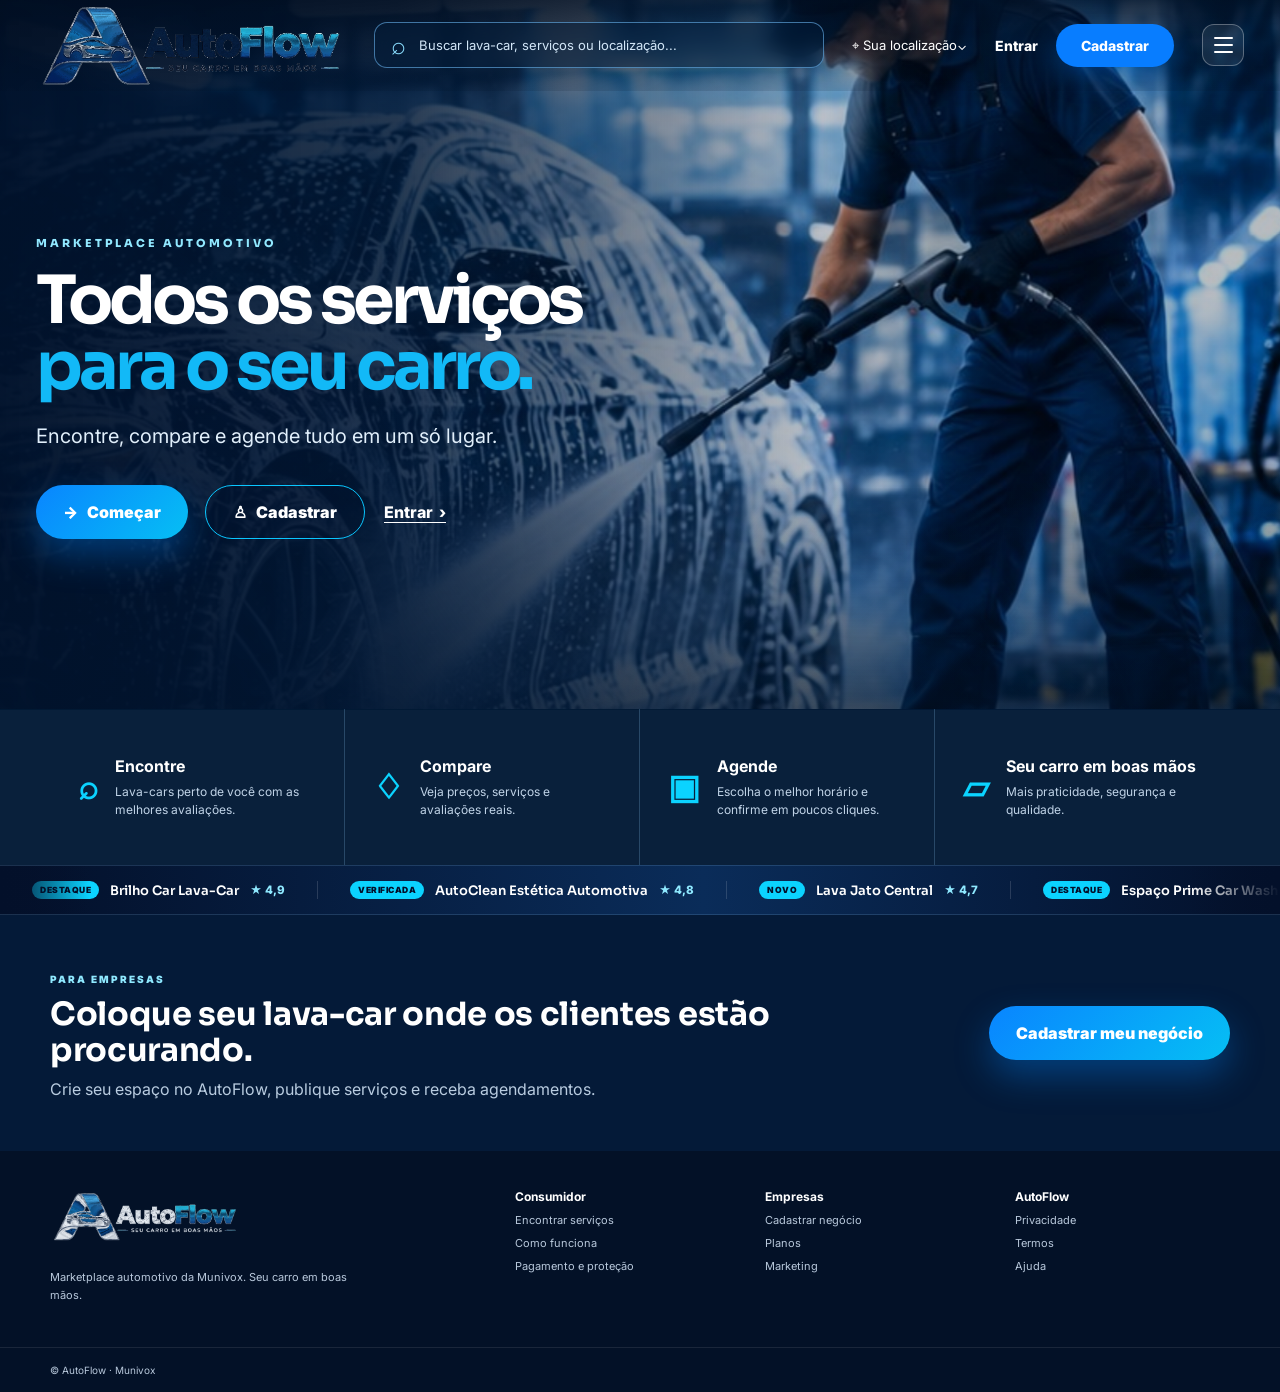
<file: index.html>
<!doctype html>
<html lang="pt-BR">
<head>
<meta charset="utf-8">
<meta name="viewport" content="width=device-width,initial-scale=1,viewport-fit=cover">
<meta name="theme-color" content="#04162f">
<title>AutoFlow — Seu carro em boas mãos</title>
<link rel="stylesheet" href="assets/style.css">
</head>
<body class="home-v12">
<header class="af-header">
  <div class="af-header-inner">
    <a class="af-logo" href="index.html" aria-label="AutoFlow — início">
      <img class="af-logo-dark" src="assets/autoflow-logo.png" alt="AutoFlow — Seu carro em boas mãos">
      <img class="af-logo-light" src="assets/autoflow-logo-light.png" alt="">
    </a>
    <form class="af-search" action="busca.html">
      <span>⌕</span><input name="q" placeholder="Buscar lava-car, serviços ou localização..." aria-label="Buscar">
    </form>
    <a class="af-location" href="busca.html">⌖ <span>Sua localização</span>⌄</a>
    <nav class="af-actions">
      <a href="#" data-login>Entrar</a>
      <a class="af-register" href="cadastro.html">Cadastrar</a>
    </nav>
    <button class="af-menu" type="button" aria-label="Abrir menu" data-menu><span></span><span></span><span></span></button>
  </div>
</header>

<main>
  <section class="af-hero">
    <div class="af-hero-photo" aria-hidden="true"></div>
    <div class="af-hero-overlay" aria-hidden="true"></div>
    <div class="af-hero-inner">
      <div class="af-hero-copy">
        <div class="af-kicker">MARKETPLACE AUTOMOTIVO</div>
        <h1>Todos os serviços<br><strong>para o seu carro.</strong></h1>
        <p>Encontre, compare e agende tudo em um só lugar.</p>
        <div class="af-hero-actions">
          <a class="af-btn af-btn-primary" href="busca.html">→ &nbsp; Começar</a>
          <a class="af-btn af-btn-outline" href="cadastro.html">♙ &nbsp; Cadastrar</a>
          <a class="af-login-link" href="#" data-login>Entrar&nbsp; ›</a>
        </div>
      </div>
    </div>
  </section>

  <section class="af-benefits">
    <div class="af-container af-benefit-grid">
      <div class="af-benefit reveal" data-tilt><b>⌕</b><div><strong>Encontre</strong><span>Lava-cars perto de você com as melhores avaliações.</span></div></div>
      <div class="af-benefit reveal" data-tilt><b>♢</b><div><strong>Compare</strong><span>Veja preços, serviços e avaliações reais.</span></div></div>
      <div class="af-benefit reveal" data-tilt><b>▣</b><div><strong>Agende</strong><span>Escolha o melhor horário e confirme em poucos cliques.</span></div></div>
      <div class="af-benefit reveal" data-tilt><b>▱</b><div><strong>Seu carro em boas mãos</strong><span>Mais praticidade, segurança e qualidade.</span></div></div>
    </div>
  </section>

<section class="af-marquee" aria-label="Empresas em destaque no AutoFlow"><div class="af-marquee-track"><a class="af-marquee-item" href="detalhe.html"><span class="af-marquee-tag">Destaque</span><b>Brilho Car Lava-Car</b><span class="af-marquee-rating">★ 4,9</span></a><a class="af-marquee-item" href="detalhe.html"><span class="af-marquee-tag">Verificada</span><b>AutoClean Estética Automotiva</b><span class="af-marquee-rating">★ 4,8</span></a><a class="af-marquee-item" href="detalhe.html"><span class="af-marquee-tag">Novo</span><b>Lava Jato Central</b><span class="af-marquee-rating">★ 4,7</span></a><a class="af-marquee-item" href="detalhe.html"><span class="af-marquee-tag">Destaque</span><b>Espaço Prime Car Wash</b><span class="af-marquee-rating">★ 4,9</span></a><a class="af-marquee-item" href="detalhe.html"><span class="af-marquee-tag">Verificada</span><b>Rei da Lataria Estética</b><span class="af-marquee-rating">★ 4,6</span></a><a class="af-marquee-item" href="detalhe.html"><span class="af-marquee-tag">Promoção</span><b>Shine Detailing Studio</b><span class="af-marquee-rating">★ 5,0</span></a><a class="af-marquee-item" href="detalhe.html" aria-hidden="true" tabindex="-1"><span class="af-marquee-tag">Destaque</span><b>Brilho Car Lava-Car</b><span class="af-marquee-rating">★ 4,9</span></a><a class="af-marquee-item" href="detalhe.html" aria-hidden="true" tabindex="-1"><span class="af-marquee-tag">Verificada</span><b>AutoClean Estética Automotiva</b><span class="af-marquee-rating">★ 4,8</span></a><a class="af-marquee-item" href="detalhe.html" aria-hidden="true" tabindex="-1"><span class="af-marquee-tag">Novo</span><b>Lava Jato Central</b><span class="af-marquee-rating">★ 4,7</span></a><a class="af-marquee-item" href="detalhe.html" aria-hidden="true" tabindex="-1"><span class="af-marquee-tag">Destaque</span><b>Espaço Prime Car Wash</b><span class="af-marquee-rating">★ 4,9</span></a><a class="af-marquee-item" href="detalhe.html" aria-hidden="true" tabindex="-1"><span class="af-marquee-tag">Verificada</span><b>Rei da Lataria Estética</b><span class="af-marquee-rating">★ 4,6</span></a><a class="af-marquee-item" href="detalhe.html" aria-hidden="true" tabindex="-1"><span class="af-marquee-tag">Promoção</span><b>Shine Detailing Studio</b><span class="af-marquee-rating">★ 5,0</span></a></div></section>

  <section class="af-business-cta reveal">
    <div class="af-container af-business-inner"><div><span>PARA EMPRESAS</span><h2>Coloque seu lava-car onde os clientes estão procurando.</h2><p>Crie seu espaço no AutoFlow, publique serviços e receba agendamentos.</p></div><a class="af-btn af-btn-primary" href="cadastro.html">Cadastrar meu negócio</a></div>
  </section>
</main>

<footer class="af-footer"><div class="af-container af-footer-grid"><div><img src="assets/autoflow-logo-light.png" alt="AutoFlow" class="af-footer-logo"><p>Marketplace automotivo da Munivox. Seu carro em boas mãos.</p></div><div><strong>Consumidor</strong><a href="busca.html">Encontrar serviços</a><a href="manual.html">Como funciona</a><a href="manual.html">Pagamento e proteção</a></div><div><strong>Empresas</strong><a href="cadastro.html">Cadastrar negócio</a><a href="cadastro.html#planos">Planos</a><a href="marketing.html">Marketing</a></div><div><strong>AutoFlow</strong><a href="manual.html">Privacidade</a><a href="manual.html">Termos</a><a href="manual.html">Ajuda</a></div></div><div class="af-footer-bottom">© AutoFlow · Munivox</div></footer>

<div class="modal" id="loginModal"><div class="modal-card"><button class="close" data-close>×</button><h2>Entrar no AutoFlow</h2><p style="color:#667085">Acesse seus agendamentos, veículos e favoritos.</p><div class="field"><label>E-mail</label><input type="email" placeholder="voce@email.com"></div><div class="field"><label>Senha</label><input type="password" placeholder="••••••••"></div><button class="primary" style="height:46px;width:100%" data-close>Entrar</button><p style="text-align:center;color:#667085;font-size:12px;margin-bottom:0">Ainda não tem conta? <a class="link" href="cadastro.html">Criar cadastro</a></p></div></div>
<script src="assets/app.js"></script>
</body>
</html>
</file>
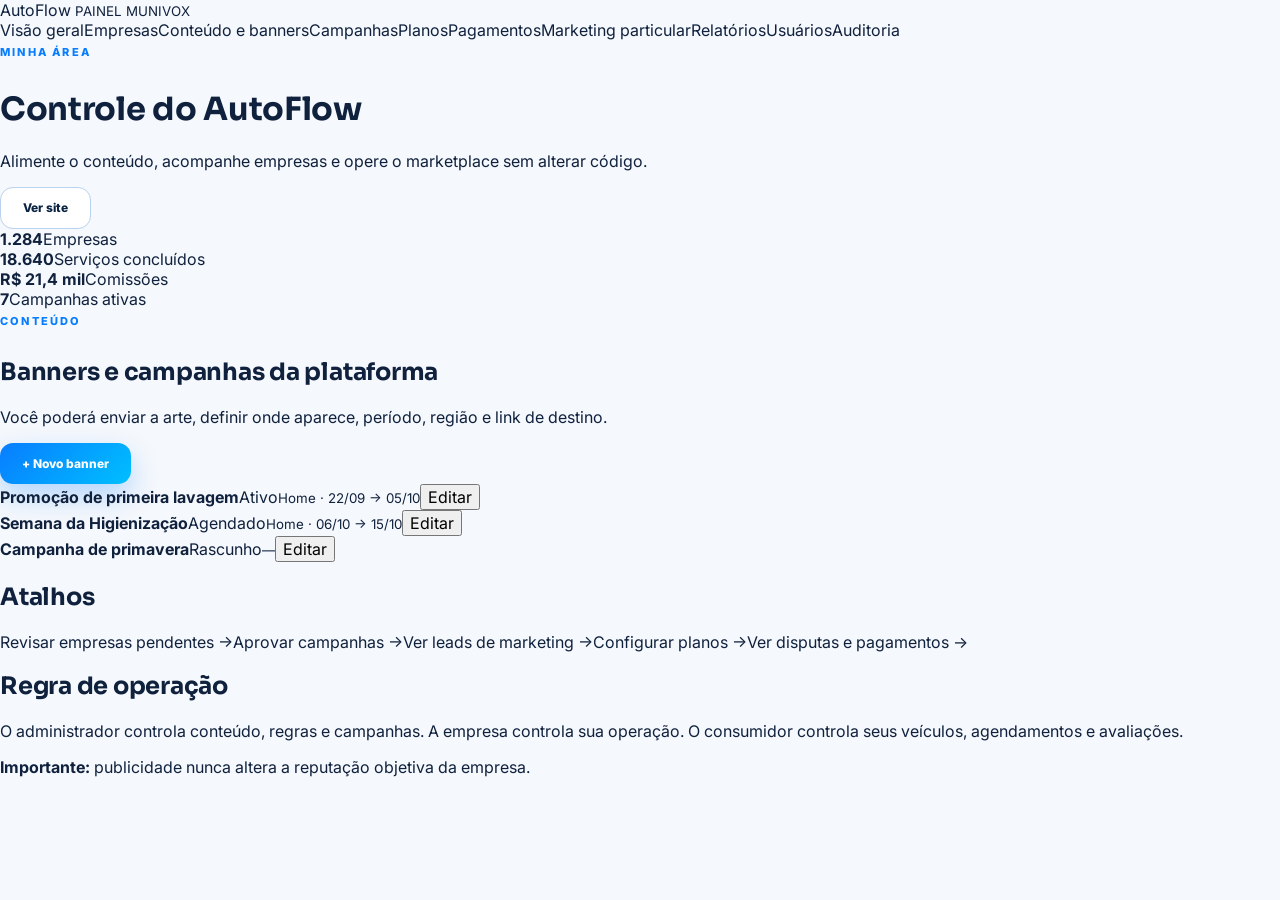
<file: admin.html>
<!doctype html><html lang="pt-BR"><head><meta charset="utf-8"><meta name="viewport" content="width=device-width,initial-scale=1"><title>Minha área — AutoFlow / Munivox</title><link rel="stylesheet" href="assets/style.css"></head><body class="admin-prototype"><div class="admin-shell"><aside class="admin-side"><div class="admin-brand">AutoFlow <small>PAINEL MUNIVOX</small></div><nav><a class="active" href="admin.html">Visão geral</a><a href="#empresas">Empresas</a><a href="#banners">Conteúdo e banners</a><a href="#campanhas">Campanhas</a><a href="#planos">Planos</a><a href="#pagamentos">Pagamentos</a><a href="#marketing">Marketing particular</a><a href="#relatorios">Relatórios</a><a href="#usuarios">Usuários</a><a href="#auditoria">Auditoria</a></nav></aside><main class="admin-main"><header><div><span class="eyebrow">MINHA ÁREA</span><h1>Controle do AutoFlow</h1><p>Alimente o conteúdo, acompanhe empresas e opere o marketplace sem alterar código.</p></div><a class="outline" href="index.html">Ver site</a></header><section class="admin-kpis"><div><b>1.284</b><span>Empresas</span></div><div><b>18.640</b><span>Serviços concluídos</span></div><div><b>R$ 21,4 mil</b><span>Comissões</span></div><div><b>7</b><span>Campanhas ativas</span></div></section><section id="banners" class="admin-card"><div class="admin-card-head"><div><span class="eyebrow">CONTEÚDO</span><h2>Banners e campanhas da plataforma</h2><p>Você poderá enviar a arte, definir onde aparece, período, região e link de destino.</p></div><button class="primary">+ Novo banner</button></div><div class="admin-banner-row"><strong>Promoção de primeira lavagem</strong><span>Ativo</span><small>Home · 22/09 → 05/10</small><button>Editar</button></div><div class="admin-banner-row"><strong>Semana da Higienização</strong><span>Agendado</span><small>Home · 06/10 → 15/10</small><button>Editar</button></div><div class="admin-banner-row"><strong>Campanha de primavera</strong><span>Rascunho</span><small>—</small><button>Editar</button></div></section><section class="admin-grid"><div class="admin-card"><h2>Atalhos</h2><a class="admin-action" href="#empresas">Revisar empresas pendentes →</a><a class="admin-action" href="#campanhas">Aprovar campanhas →</a><a class="admin-action" href="#marketing">Ver leads de marketing →</a><a class="admin-action" href="#planos">Configurar planos →</a><a class="admin-action" href="#pagamentos">Ver disputas e pagamentos →</a></div><div class="admin-card"><h2>Regra de operação</h2><p>O administrador controla conteúdo, regras e campanhas. A empresa controla sua operação. O consumidor controla seus veículos, agendamentos e avaliações.</p><p><strong>Importante:</strong> publicidade nunca altera a reputação objetiva da empresa.</p></div></section></main></div></body></html>
</file>
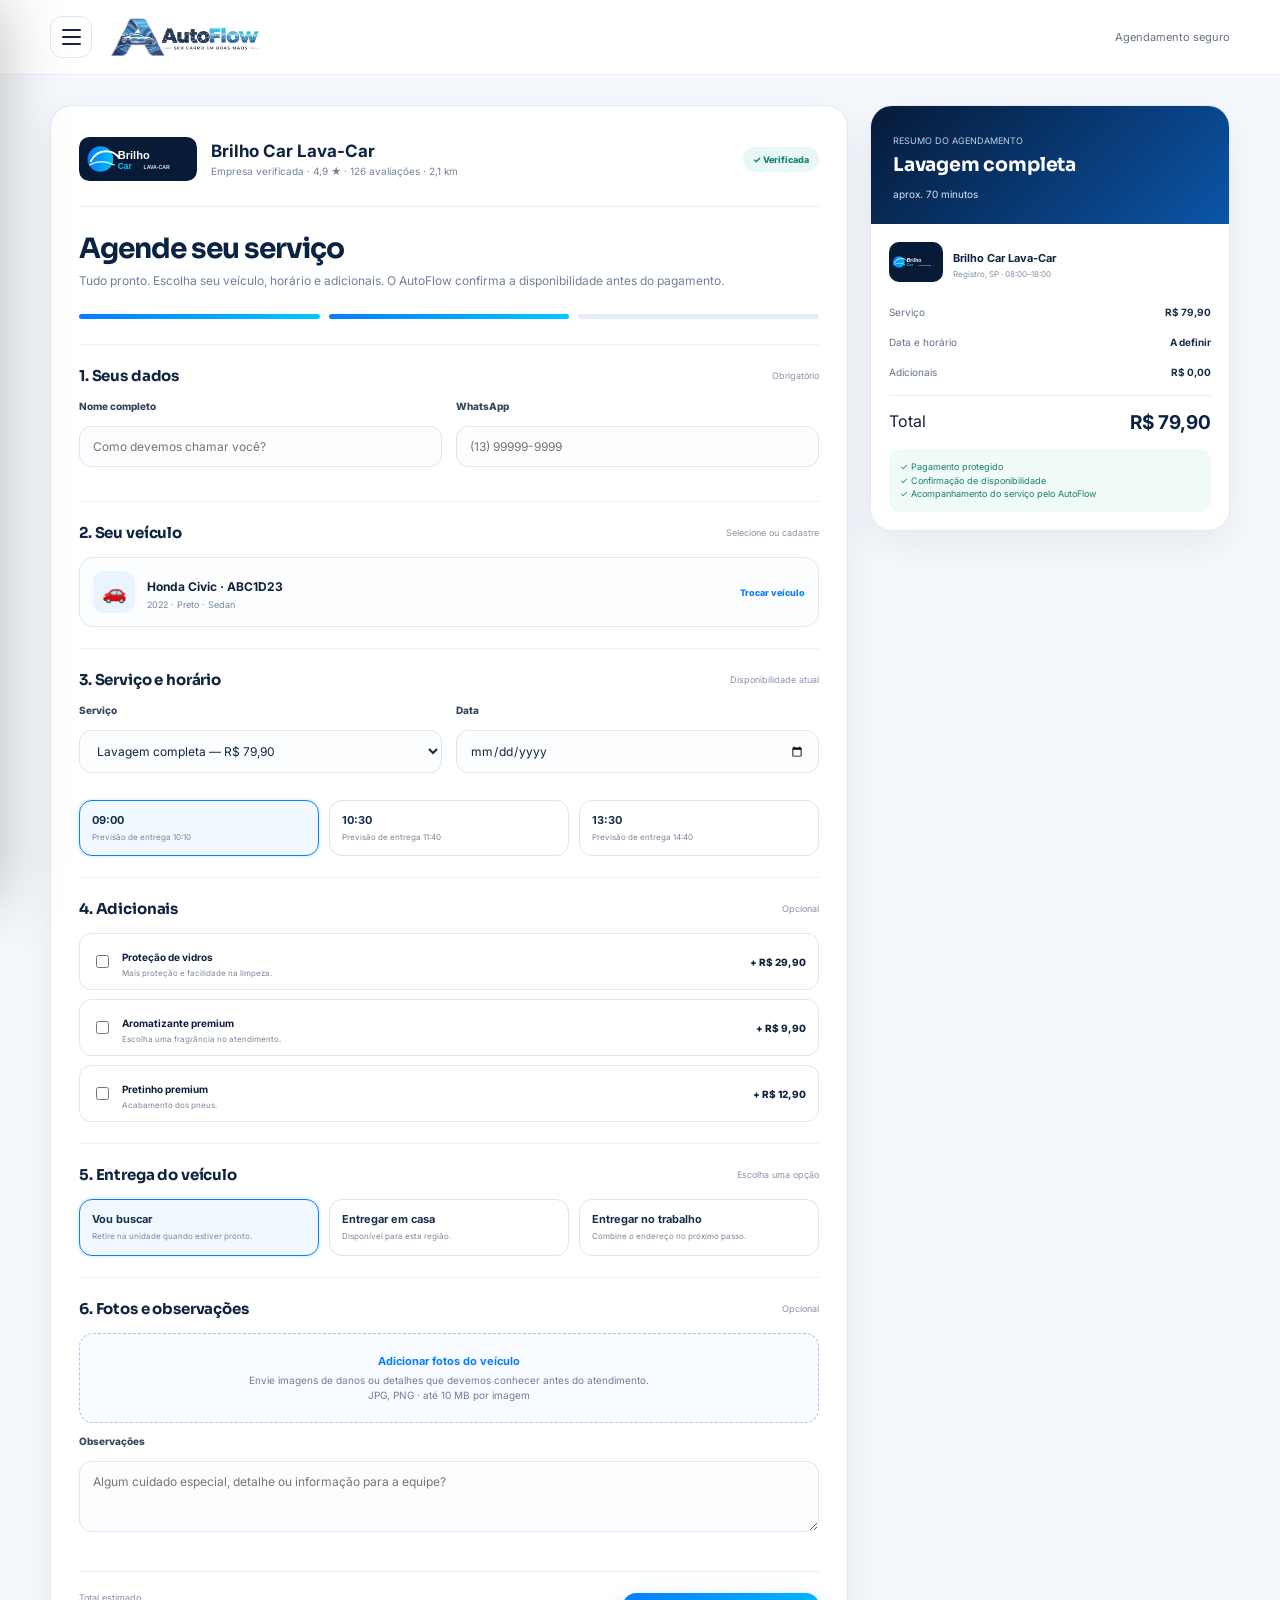
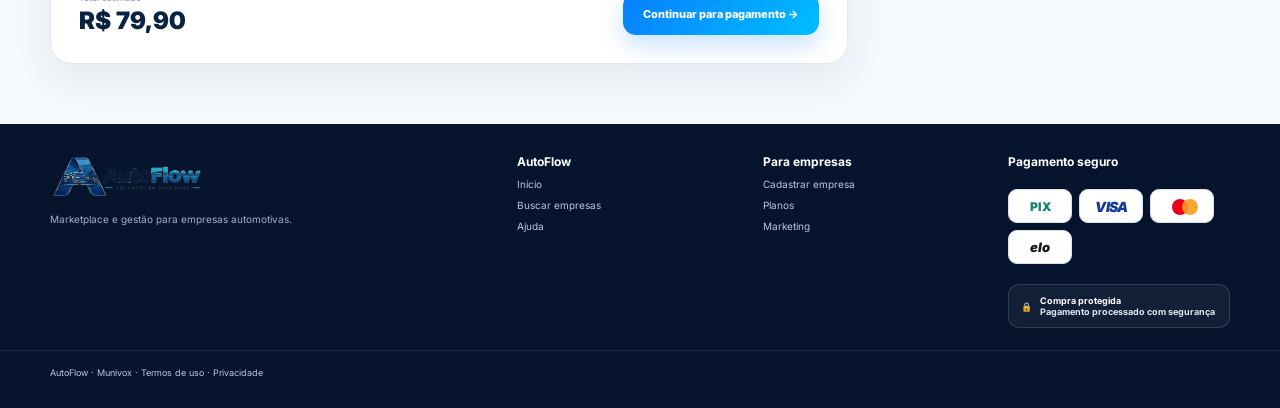
<file: agendamento.html>
<!doctype html>
<html lang="pt-BR">
<head>
<meta charset="utf-8"><meta name="viewport" content="width=device-width,initial-scale=1">
<title>Agendar serviço — Brilho Car | AutoFlow</title>
<link rel="stylesheet" href="assets/style.css">
<style>
.booking-page{background:#f5f8fc;min-height:calc(100vh - 76px);padding:30px 0 60px}
.booking-layout{display:grid;grid-template-columns:minmax(0,1fr) 360px;gap:22px;align-items:start}
.booking-main,.booking-summary{background:#fff;border:1px solid #e1e9f3;border-radius:22px;box-shadow:0 14px 40px rgba(13,42,76,.07)}
.booking-main{padding:28px}.booking-summary{position:sticky;top:18px;overflow:hidden}
.booking-brand{display:flex;align-items:center;gap:14px;padding-bottom:22px;border-bottom:1px solid #e8eef5}
.booking-brand img{width:118px;height:50px;object-fit:contain;border-radius:13px}.booking-brand-copy{flex:1}.booking-brand-copy strong{font-size:17px;color:#10233f}.booking-brand-copy span{display:block;font-size:10px;color:#74839a;margin-top:4px}
.booking-badge{display:inline-flex;align-items:center;gap:5px;background:#eaf8f5;color:#13836e;padding:7px 10px;border-radius:999px;font-size:9px;font-weight:800}
.booking-title{margin:24px 0 5px;font-size:28px;letter-spacing:-1px;color:#0b2343}.booking-sub{margin:0 0 24px;color:#718097;font-size:12px;line-height:1.6}
.stepper{display:flex;gap:9px;margin:0 0 25px}.step{flex:1;height:5px;background:#e8eef6;border-radius:999px}.step.active{background:linear-gradient(90deg,#087dff,#00c8ff)}
.form-section{padding:21px 0;border-top:1px solid #edf1f6}.form-section:first-of-type{border-top:0;padding-top:0}.section-head{display:flex;justify-content:space-between;align-items:center;gap:10px;margin-bottom:15px}.section-head h2{font-size:15px;margin:0;color:#10233f}.section-head span{font-size:9px;color:#8794a6}
.booking-grid{display:grid;grid-template-columns:1fr 1fr;gap:14px}.field label{display:block;font-size:10px;font-weight:800;color:#34445b;margin:0 0 7px}.field input,.field select,.field textarea{width:100%;box-sizing:border-box;border:1px solid #dce6f1;border-radius:12px;padding:12px 13px;background:#fbfdff;color:#152740;outline:none;font:inherit;font-size:12px}.field input:focus,.field select:focus,.field textarea:focus{border-color:#75b8ff;box-shadow:0 0 0 3px rgba(8,125,255,.09)}
.vehicle-card{border:1px solid #dce7f2;border-radius:14px;padding:13px;display:flex;align-items:center;gap:12px;background:#fbfdff}.vehicle-icon{width:42px;height:42px;border-radius:12px;background:#eaf4ff;color:#087dff;display:grid;place-items:center;font-size:20px}.vehicle-card strong{font-size:12px}.vehicle-card small{display:block;color:#77869a;font-size:9px;margin-top:4px}.change{margin-left:auto;color:#087dff;font-size:9px;font-weight:800}
.option-grid{display:grid;grid-template-columns:repeat(3,1fr);gap:10px}.option{border:1px solid #dce6f1;border-radius:13px;padding:12px;background:#fff;cursor:pointer}.option.active{border-color:#087dff;background:#f2f8ff;box-shadow:0 0 0 2px rgba(8,125,255,.07)}.option strong{display:block;font-size:11px;color:#17304e}.option small{display:block;color:#7a889a;font-size:8px;margin-top:5px;line-height:1.4}
.addons{display:grid;gap:9px}.addon{display:flex;align-items:center;gap:10px;border:1px solid #e0e8f2;border-radius:12px;padding:11px 12px}.addon input{accent-color:#087dff}.addon-main{flex:1}.addon-main strong{font-size:10px}.addon-main small{display:block;color:#7a8798;font-size:8px;margin-top:3px}.addon-price{font-size:10px;font-weight:800;color:#10233f}
.upload-box{border:1px dashed #a9c6e5;border-radius:14px;padding:19px;text-align:center;background:#f8fbff;color:#6e7f94;font-size:10px;line-height:1.5}.upload-box strong{display:block;color:#087dff;font-size:11px;margin-bottom:4px}
.booking-actions{display:flex;justify-content:space-between;align-items:center;gap:14px;border-top:1px solid #e8eef5;padding-top:20px;margin-top:5px}.total-label{font-size:9px;color:#8190a3}.total-value{font-size:24px;font-weight:900;color:#0b2343;margin-top:3px}.primary-book{border:0;background:linear-gradient(135deg,#087dff,#00bfff);color:#fff;border-radius:13px;padding:14px 20px;font-weight:800;font-size:11px;cursor:pointer;box-shadow:0 10px 25px rgba(8,125,255,.22)}
.summary-head{padding:22px;background:linear-gradient(135deg,#061a38,#0b55a8);color:#fff}.summary-head small{font-size:9px;color:#bcd2ea}.summary-head h2{font-size:19px;margin:5px 0}.summary-body{padding:18px}.summary-row{display:flex;justify-content:space-between;gap:15px;padding:9px 0;font-size:10px;color:#62738a}.summary-row strong{color:#1b2d47}.summary-total{border-top:1px solid #e6edf5;margin-top:8px;padding-top:15px;display:flex;justify-content:space-between}.summary-total strong{font-size:19px;color:#0b2343}.secure-note{margin-top:15px;padding:11px;border-radius:12px;background:#f0faf7;color:#197e6b;font-size:9px;line-height:1.5}.company-mini{display:flex;gap:10px;align-items:center;margin-bottom:15px}.company-mini img{width:54px;height:40px;object-fit:contain;border-radius:10px;background:#071a36}.company-mini strong{font-size:11px}.company-mini small{display:block;color:#8190a3;font-size:8px;margin-top:3px}
@media(max-width:900px){.booking-layout{grid-template-columns:1fr}.booking-summary{position:static}.option-grid{grid-template-columns:1fr 1fr}}
@media(max-width:600px){.booking-page{padding:16px 0 35px}.booking-main{padding:18px;border-radius:18px}.booking-brand img{width:96px}.booking-title{font-size:23px}.booking-grid,.option-grid{grid-template-columns:1fr}.booking-actions{align-items:stretch;flex-direction:column}.booking-actions .primary-book{width:100%}.booking-summary{border-radius:18px}.booking-brand-copy strong{font-size:14px}}
</style>
</head>
<body>
<header class="top"><div class="container topline"><button class="menu-trigger" data-menu><span></span><span></span><span></span></button><a class="brand" href="index.html"><img src="assets/autoflow-logo.png" alt="AutoFlow"></a><div style="margin-left:auto;color:#667085;font-size:11px">Agendamento seguro</div></div></header>
<main class="booking-page">
<div class="container booking-layout">
<section class="booking-main">
  <div class="booking-brand">
    <img src="assets/company-brilho-car.svg" alt="Logo Brilho Car">
    <div class="booking-brand-copy"><strong>Brilho Car Lava-Car</strong><span>Empresa verificada · 4,9 ★ · 126 avaliações · 2,1 km</span></div>
    <span class="booking-badge">✓ Verificada</span>
  </div>
  <h1 class="booking-title">Agende seu serviço</h1>
  <p class="booking-sub">Tudo pronto. Escolha seu veículo, horário e adicionais. O AutoFlow confirma a disponibilidade antes do pagamento.</p>
  <div class="stepper"><span class="step active"></span><span class="step active"></span><span class="step"></span></div>

  <div class="form-section">
    <div class="section-head"><h2>1. Seus dados</h2><span>Obrigatório</span></div>
    <div class="booking-grid">
      <div class="field"><label>Nome completo</label><input placeholder="Como devemos chamar você?"></div>
      <div class="field"><label>WhatsApp</label><input placeholder="(13) 99999-9999"></div>
    </div>
  </div>

  <div class="form-section">
    <div class="section-head"><h2>2. Seu veículo</h2><span>Selecione ou cadastre</span></div>
    <div class="vehicle-card"><div class="vehicle-icon">🚗</div><div><strong>Honda Civic · ABC1D23</strong><small>2022 · Preto · Sedan</small></div><a class="change" href="#">Trocar veículo</a></div>
  </div>

  <div class="form-section">
    <div class="section-head"><h2>3. Serviço e horário</h2><span>Disponibilidade atual</span></div>
    <div class="booking-grid">
      <div class="field"><label>Serviço</label><select><option>Lavagem completa — R$ 79,90</option><option>Higienização interna — R$ 149,90</option><option>Polimento e cristalização — R$ 199,90</option></select></div>
      <div class="field"><label>Data</label><input type="date"></div>
    </div>
    <div style="margin-top:14px" class="option-grid">
      <div class="option active"><strong>09:00</strong><small>Previsão de entrega 10:10</small></div>
      <div class="option"><strong>10:30</strong><small>Previsão de entrega 11:40</small></div>
      <div class="option"><strong>13:30</strong><small>Previsão de entrega 14:40</small></div>
    </div>
  </div>

  <div class="form-section">
    <div class="section-head"><h2>4. Adicionais</h2><span>Opcional</span></div>
    <div class="addons">
      <label class="addon"><input type="checkbox"><span class="addon-main"><strong>Proteção de vidros</strong><small>Mais proteção e facilidade na limpeza.</small></span><span class="addon-price">+ R$ 29,90</span></label>
      <label class="addon"><input type="checkbox"><span class="addon-main"><strong>Aromatizante premium</strong><small>Escolha uma fragrância no atendimento.</small></span><span class="addon-price">+ R$ 9,90</span></label>
      <label class="addon"><input type="checkbox"><span class="addon-main"><strong>Pretinho premium</strong><small>Acabamento dos pneus.</small></span><span class="addon-price">+ R$ 12,90</span></label>
    </div>
  </div>

  <div class="form-section">
    <div class="section-head"><h2>5. Entrega do veículo</h2><span>Escolha uma opção</span></div>
    <div class="option-grid">
      <div class="option active"><strong>Vou buscar</strong><small>Retire na unidade quando estiver pronto.</small></div>
      <div class="option"><strong>Entregar em casa</strong><small>Disponível para esta região.</small></div>
      <div class="option"><strong>Entregar no trabalho</strong><small>Combine o endereço no próximo passo.</small></div>
    </div>
  </div>

  <div class="form-section">
    <div class="section-head"><h2>6. Fotos e observações</h2><span>Opcional</span></div>
    <div class="upload-box"><strong>Adicionar fotos do veículo</strong>Envie imagens de danos ou detalhes que devemos conhecer antes do atendimento.<br>JPG, PNG · até 10 MB por imagem</div>
    <div class="field" style="margin-top:12px"><label>Observações</label><textarea rows="3" placeholder="Algum cuidado especial, detalhe ou informação para a equipe?"></textarea></div>
  </div>

  <div class="booking-actions"><div><div class="total-label">Total estimado</div><div class="total-value">R$ 79,90</div></div><button class="primary-book" onclick="location.href='manual.html#pagamento'">Continuar para pagamento →</button></div>
</section>

<aside class="booking-summary">
  <div class="summary-head"><small>RESUMO DO AGENDAMENTO</small><h2>Lavagem completa</h2><span style="font-size:10px;color:#d7e8fb">aprox. 70 minutos</span></div>
  <div class="summary-body">
    <div class="company-mini"><img src="assets/company-brilho-car.svg" alt="Brilho Car"><div><strong>Brilho Car Lava-Car</strong><small>Registro, SP · 08:00–18:00</small></div></div>
    <div class="summary-row"><span>Serviço</span><strong>R$ 79,90</strong></div>
    <div class="summary-row"><span>Data e horário</span><strong>A definir</strong></div>
    <div class="summary-row"><span>Adicionais</span><strong>R$ 0,00</strong></div>
    <div class="summary-total"><span>Total</span><strong>R$ 79,90</strong></div>
    <div class="secure-note">✓ Pagamento protegido<br>✓ Confirmação de disponibilidade<br>✓ Acompanhamento do serviço pelo AutoFlow</div>
  </div>
</aside>
</div></main>
<footer class="footer detail-footer"><div class="container footer-grid"><div><a class="brand" href="index.html"><img src="assets/autoflow-logo.png" alt="AutoFlow"></a><p style="font-size:10px;line-height:1.7;color:#9eb0c8;max-width:300px;margin:12px 0 0">Marketplace e gestão para empresas automotivas.</p></div><div class="footer-col"><strong>AutoFlow</strong><a href="index.html">Início</a><a href="busca.html">Buscar empresas</a><a href="manual.html">Ajuda</a></div><div class="footer-col"><strong>Para empresas</strong><a href="cadastro.html">Cadastrar empresa</a><a href="cadastro.html#planos">Planos</a><a href="marketing.html">Marketing</a></div><div class="footer-col"><strong>Pagamento seguro</strong><div class="payment-strip"><span class="pay-chip pix">PIX</span><span class="pay-chip visa">VISA</span><span class="pay-chip mastercard" aria-label="Mastercard"></span><span class="pay-chip elo">elo</span></div><div class="trust-seal">🔒 <span><b>Compra protegida</b><br>Pagamento processado com segurança</span></div></div></div><div class="footer-bottom"><div class="container">AutoFlow · Munivox · Termos de uso · Privacidade</div></div></footer>
<div class="side-backdrop" data-backdrop></div><aside class="side-menu" data-menu-panel><div class="side-menu-head"><div class="side-profile"><div class="side-avatar">◯</div><div><strong>Meu perfil</strong><small>Entre para acessar seus agendamentos</small></div><button class="side-close" data-close-menu>×</button></div></div><div class="side-promo"><div><strong>AutoFlow+</strong><br><span>Benefícios e ofertas</span></div><b>›</b></div><nav class="side-nav"><a href="index.html"><span class="side-icon">⌂</span>Início</a><a href="busca.html"><span class="side-icon">⌕</span>Buscar</a><a href="#"><span class="side-icon">♧</span>Notificações</a><a href="#"><span class="side-icon">▣</span>Meus agendamentos</a><a href="#"><span class="side-icon">♡</span>Favoritos</a><a href="busca.html"><span class="side-icon">%</span>Ofertas</a><a href="#"><span class="side-icon">▤</span>Pagamentos</a><a href="#"><span class="side-icon">◷</span>Histórico</a><a href="cadastro.html"><span class="side-icon">⌂</span>Para empresas</a><a href="manual.html"><span class="side-icon">?</span>Ajuda</a></nav><div class="side-menu-foot">AutoFlow · Seu carro em boas mãos</div></aside>
<script src="assets/app.js"></script>
</body></html>
</file>
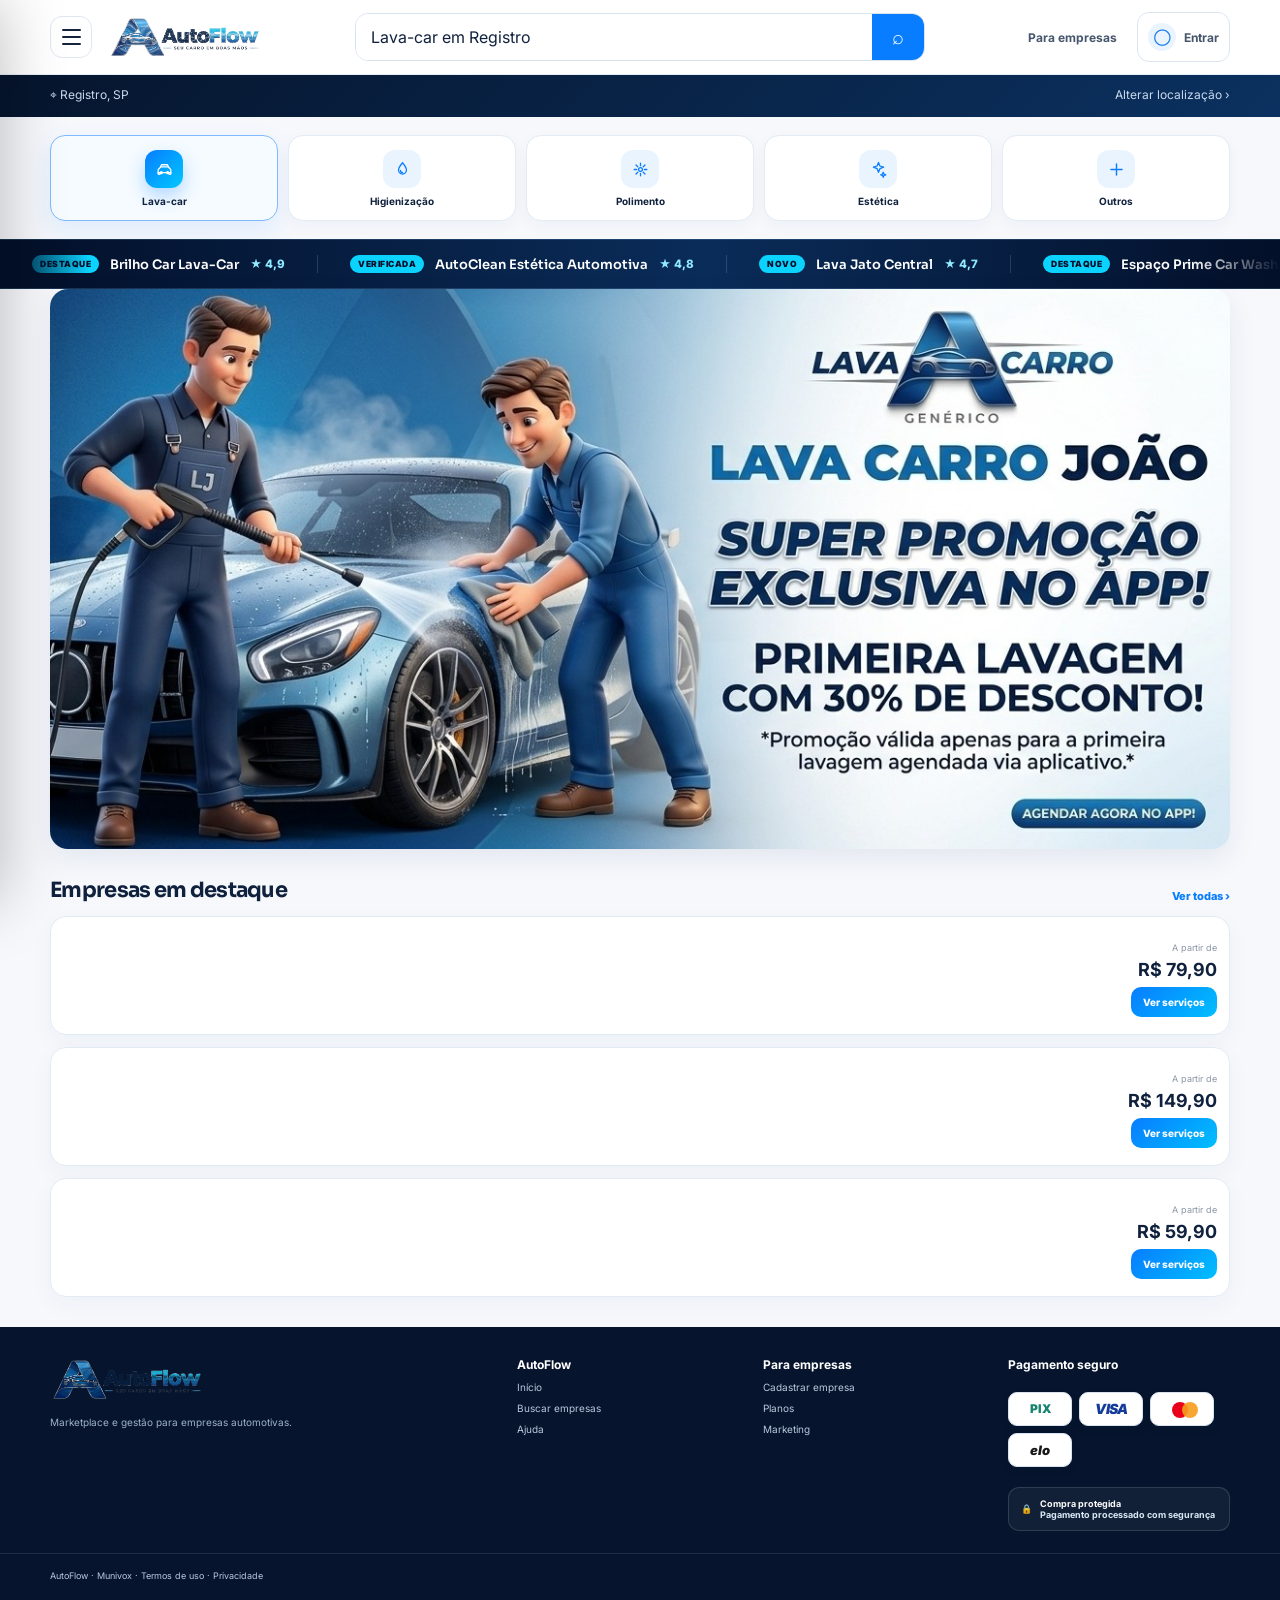
<file: busca.html>
<!doctype html><html lang="pt-BR"><head><meta charset="utf-8"><meta name="viewport" content="width=device-width,initial-scale=1"><title>AutoFlow — Empresas</title><link rel="stylesheet" href="assets/style.css"></head><body>
<header class="top"><div class="container topline"><button class="menu-trigger" data-menu><span></span><span></span><span></span></button><a class="brand" href="index.html"><img src="assets/autoflow-logo.png" alt="AutoFlow"></a><form class="main-search" action="busca.html"><input value="Lava-car em Registro" aria-label="Busca"><button>⌕</button></form><div class="top-actions"><a href="cadastro.html">Para empresas</a><a href="#" data-login class="profile"><span class="avatar">◯</span> Entrar</a></div></div></header>
<div class="app-page"><div class="app-header"><div class="container"><div class="location-bar"><span>⌖ Registro, SP</span><span>Alterar localização ›</span></div></div></div><div class="container"><div class="categories"><a class="cat active" href="busca.html"><i><svg viewBox="0 0 24 24" fill="none" stroke="currentColor" stroke-width="1.6" stroke-linecap="round" stroke-linejoin="round"><path d="M4 16v-3.2c0-.4.15-.78.42-1.06l2.1-2.2A2 2 0 0 1 8 8.8h8a2 2 0 0 1 1.48.66l2.1 2.28c.27.28.42.66.42 1.06V16"/><path d="M4 16h16"/><path d="M4 16v1.4a.6.6 0 0 0 .6.6H6a.6.6 0 0 0 .6-.6V16"/><path d="M17.4 16v1.4a.6.6 0 0 0 .6.6h1.4a.6.6 0 0 0 .6-.6V16"/><circle cx="8" cy="16" r="1.3"/><circle cx="16" cy="16" r="1.3"/><path d="M7 8.8l.9-2A1 1 0 0 1 8.83 6h6.34a1 1 0 0 1 .93.8l.9 2"/></svg></i>Lava-car</a><a class="cat" href="busca.html"><i><svg viewBox="0 0 24 24" fill="none" stroke="currentColor" stroke-width="1.6" stroke-linecap="round" stroke-linejoin="round"><path d="M12 3.5c2.8 3.4 5 6.4 5 9.2a5 5 0 0 1-10 0c0-2.8 2.2-5.8 5-9.2z"/><path d="M9.5 13.2a2.5 2.5 0 0 0 2.5 2.5"/></svg></i>Higienização</a><a class="cat" href="busca.html"><i><svg viewBox="0 0 24 24" fill="none" stroke="currentColor" stroke-width="1.6" stroke-linecap="round" stroke-linejoin="round"><path d="M12 4v3.2M12 16.8V20M4 12h3.2M16.8 12H20M6.3 6.3l2.3 2.3M15.4 15.4l2.3 2.3M6.3 17.7l2.3-2.3M15.4 8.6l2.3-2.3"/><circle cx="12" cy="12" r="2.4"/></svg></i>Polimento</a><a class="cat" href="busca.html"><i><svg viewBox="0 0 24 24" fill="none" stroke="currentColor" stroke-width="1.6" stroke-linecap="round" stroke-linejoin="round"><path d="M12 3l1.8 4.6L18.5 9l-4.6 1.8L12 15.5l-1.8-4.7L5.5 9l4.7-1.4z"/><path d="M18 15.5l.9 2.3 2.3.9-2.3.9-.9 2.3-.9-2.3-2.3-.9 2.3-.9z"/></svg></i>Estética</a><a class="cat" href="busca.html"><i><svg viewBox="0 0 24 24" fill="none" stroke="currentColor" stroke-width="1.8" stroke-linecap="round"><path d="M12 5v14M5 12h14"/></svg></i>Outros</a></div><section class="af-marquee" aria-label="Empresas em destaque no AutoFlow"><div class="af-marquee-track"><a class="af-marquee-item" href="detalhe.html"><span class="af-marquee-tag">Destaque</span><b>Brilho Car Lava-Car</b><span class="af-marquee-rating">★ 4,9</span></a><a class="af-marquee-item" href="detalhe.html"><span class="af-marquee-tag">Verificada</span><b>AutoClean Estética Automotiva</b><span class="af-marquee-rating">★ 4,8</span></a><a class="af-marquee-item" href="detalhe.html"><span class="af-marquee-tag">Novo</span><b>Lava Jato Central</b><span class="af-marquee-rating">★ 4,7</span></a><a class="af-marquee-item" href="detalhe.html"><span class="af-marquee-tag">Destaque</span><b>Espaço Prime Car Wash</b><span class="af-marquee-rating">★ 4,9</span></a><a class="af-marquee-item" href="detalhe.html"><span class="af-marquee-tag">Verificada</span><b>Rei da Lataria Estética</b><span class="af-marquee-rating">★ 4,6</span></a><a class="af-marquee-item" href="detalhe.html"><span class="af-marquee-tag">Promoção</span><b>Shine Detailing Studio</b><span class="af-marquee-rating">★ 5,0</span></a><a class="af-marquee-item" href="detalhe.html" aria-hidden="true" tabindex="-1"><span class="af-marquee-tag">Destaque</span><b>Brilho Car Lava-Car</b><span class="af-marquee-rating">★ 4,9</span></a><a class="af-marquee-item" href="detalhe.html" aria-hidden="true" tabindex="-1"><span class="af-marquee-tag">Verificada</span><b>AutoClean Estética Automotiva</b><span class="af-marquee-rating">★ 4,8</span></a><a class="af-marquee-item" href="detalhe.html" aria-hidden="true" tabindex="-1"><span class="af-marquee-tag">Novo</span><b>Lava Jato Central</b><span class="af-marquee-rating">★ 4,7</span></a><a class="af-marquee-item" href="detalhe.html" aria-hidden="true" tabindex="-1"><span class="af-marquee-tag">Destaque</span><b>Espaço Prime Car Wash</b><span class="af-marquee-rating">★ 4,9</span></a><a class="af-marquee-item" href="detalhe.html" aria-hidden="true" tabindex="-1"><span class="af-marquee-tag">Verificada</span><b>Rei da Lataria Estética</b><span class="af-marquee-rating">★ 4,6</span></a><a class="af-marquee-item" href="detalhe.html" aria-hidden="true" tabindex="-1"><span class="af-marquee-tag">Promoção</span><b>Shine Detailing Studio</b><span class="af-marquee-rating">★ 5,0</span></a></div></section><a class="app-banner app-promo-image" href="#empresas" aria-label="Promoção em destaque"><img src="assets/banner-promocao.jpg" alt="Promoção de lava-car em destaque no AutoFlow"></a><div class="section-title"><h2>Empresas em destaque</h2><a href="#empresas">Ver todas ›</a></div><div class="company-list" id="empresas"><article class="company-card reveal" data-tilt><a class="company-thumb c1" href="detalhe.html"><span class="verified">✓</span></a><div class="company-main"><h3>Brilho Car Lava-Car <span class="online-badge">Online agora</span></h3><div class="desc">Lavagem e estética automotiva</div><div class="company-status"><span class="dot"></span>Aberto agora · 08:00–18:00</div><div class="rating"><span class="stars">★★★★★</span><b>4,9</b><span>126 avaliações · 2,1 km</span></div><div class="tags"><span class="tag">Garagem</span><span class="tag">Busca e entrega</span><span class="tag">Hoje</span></div></div><div class="company-price"><small>A partir de</small><strong>R$ 79,90</strong><a class="mini-btn" href="detalhe.html">Ver serviços</a></div></article><article class="company-card reveal" data-tilt><a class="company-thumb c2" href="detalhe.html"><span class="verified">✓</span></a><div class="company-main"><h3>AutoClean Estética Automotiva <span class="online-badge">Online agora</span></h3><div class="desc">Higienização, polimento e proteção</div><div class="company-status"><span class="dot"></span>Aberto agora · 08:00–18:00</div><div class="rating"><span class="stars">★★★★★</span><b>4,8</b><span>94 avaliações · 3,5 km</span></div><div class="tags"><span class="tag">Garagem</span><span class="tag">Busca e entrega</span></div></div><div class="company-price"><small>A partir de</small><strong>R$ 149,90</strong><a class="mini-btn" href="detalhe.html">Ver serviços</a></div></article><article class="company-card reveal" data-tilt><a class="company-thumb c3" href="detalhe.html"><span class="verified">✓</span></a><div class="company-main"><h3>Lava Jato Central</h3><div class="desc">Lavagem rápida e atendimento local</div><div class="company-status"><span class="dot"></span>Aberto agora · fecha às 17:30</div><div class="rating"><span class="stars">★★★★★</span><b>4,7</b><span>64 avaliações · 4,2 km</span></div><div class="tags"><span class="tag">Hoje</span><span class="tag">Pix e cartão</span></div></div><div class="company-price"><small>A partir de</small><strong>R$ 59,90</strong><a class="mini-btn" href="detalhe.html">Ver serviços</a></div></article></div></div></div><footer class="footer detail-footer"><div class="container footer-grid"><div><a class="brand" href="index.html"><img src="assets/autoflow-logo.png" alt="AutoFlow"></a><p style="font-size:10px;line-height:1.7;color:#9eb0c8;max-width:300px;margin:12px 0 0">Marketplace e gestão para empresas automotivas.</p></div><div class="footer-col"><strong>AutoFlow</strong><a href="index.html">Início</a><a href="busca.html">Buscar empresas</a><a href="manual.html">Ajuda</a></div><div class="footer-col"><strong>Para empresas</strong><a href="cadastro.html">Cadastrar empresa</a><a href="cadastro.html#planos">Planos</a><a href="marketing.html">Marketing</a></div><div class="footer-col"><strong>Pagamento seguro</strong><div class="payment-strip"><span class="pay-chip pix">PIX</span><span class="pay-chip visa">VISA</span><span class="pay-chip mastercard" aria-label="Mastercard"></span><span class="pay-chip elo">elo</span></div><div class="trust-seal">🔒 <span><b>Compra protegida</b><br>Pagamento processado com segurança</span></div></div></div><div class="footer-bottom"><div class="container">AutoFlow · Munivox · Termos de uso · Privacidade</div></div></footer></div><nav class="bottom-nav"><a class="active" href="index.html"><i>⌂</i>Início</a><a href="busca.html"><i>⌕</i>Buscar</a><a href="#"><i>▣</i>Agendamentos</a><a href="#"><i>♡</i>Favoritos</a><a href="#" data-login><i>◯</i>Perfil</a></nav>
<div class="side-backdrop" data-backdrop></div><aside class="side-menu" data-menu-panel><div class="side-menu-head"><div class="side-profile"><div class="side-avatar">◯</div><div><strong>Meu perfil</strong><small>Entre para acessar seus agendamentos</small></div><button class="side-close" data-close-menu>×</button></div></div><div class="side-promo"><div><strong>AutoFlow+</strong><br><span>Benefícios e ofertas</span></div><b>›</b></div><nav class="side-nav"><a href="index.html"><span class="side-icon">⌂</span>Início</a><a class="active" href="busca.html"><span class="side-icon">⌕</span>Buscar</a><a href="#"><span class="side-icon">♧</span>Notificações</a><a href="#"><span class="side-icon">▣</span>Meus agendamentos</a><a href="#"><span class="side-icon">♡</span>Favoritos</a><a href="busca.html"><span class="side-icon">%</span>Ofertas</a><a href="#"><span class="side-icon">▤</span>Pagamentos</a><a href="#"><span class="side-icon">◷</span>Histórico</a><a href="cadastro.html"><span class="side-icon">⌂</span>Para empresas</a><a href="manual.html"><span class="side-icon">?</span>Ajuda</a></nav><div class="side-menu-foot">AutoFlow · Seu carro em boas mãos</div></aside><div class="modal" id="loginModal"><div class="modal-card"><button class="close" data-close>×</button><h2>Entrar no AutoFlow</h2><p style="font-size:11px;color:#66758b">Acesse seus agendamentos, favoritos e veículos.</p><div class="field"><label>E-mail</label><input type="email" placeholder="voce@email.com"></div><div class="field"><label>Senha</label><input type="password" placeholder="••••••••"></div><button class="btn btn-primary" style="width:100%" data-toast="Login visual: conexão com o backend entra na próxima etapa.">Entrar</button></div></div><div class="toast" id="toast"></div><script src="assets/app.js"></script></body></html>
</file>
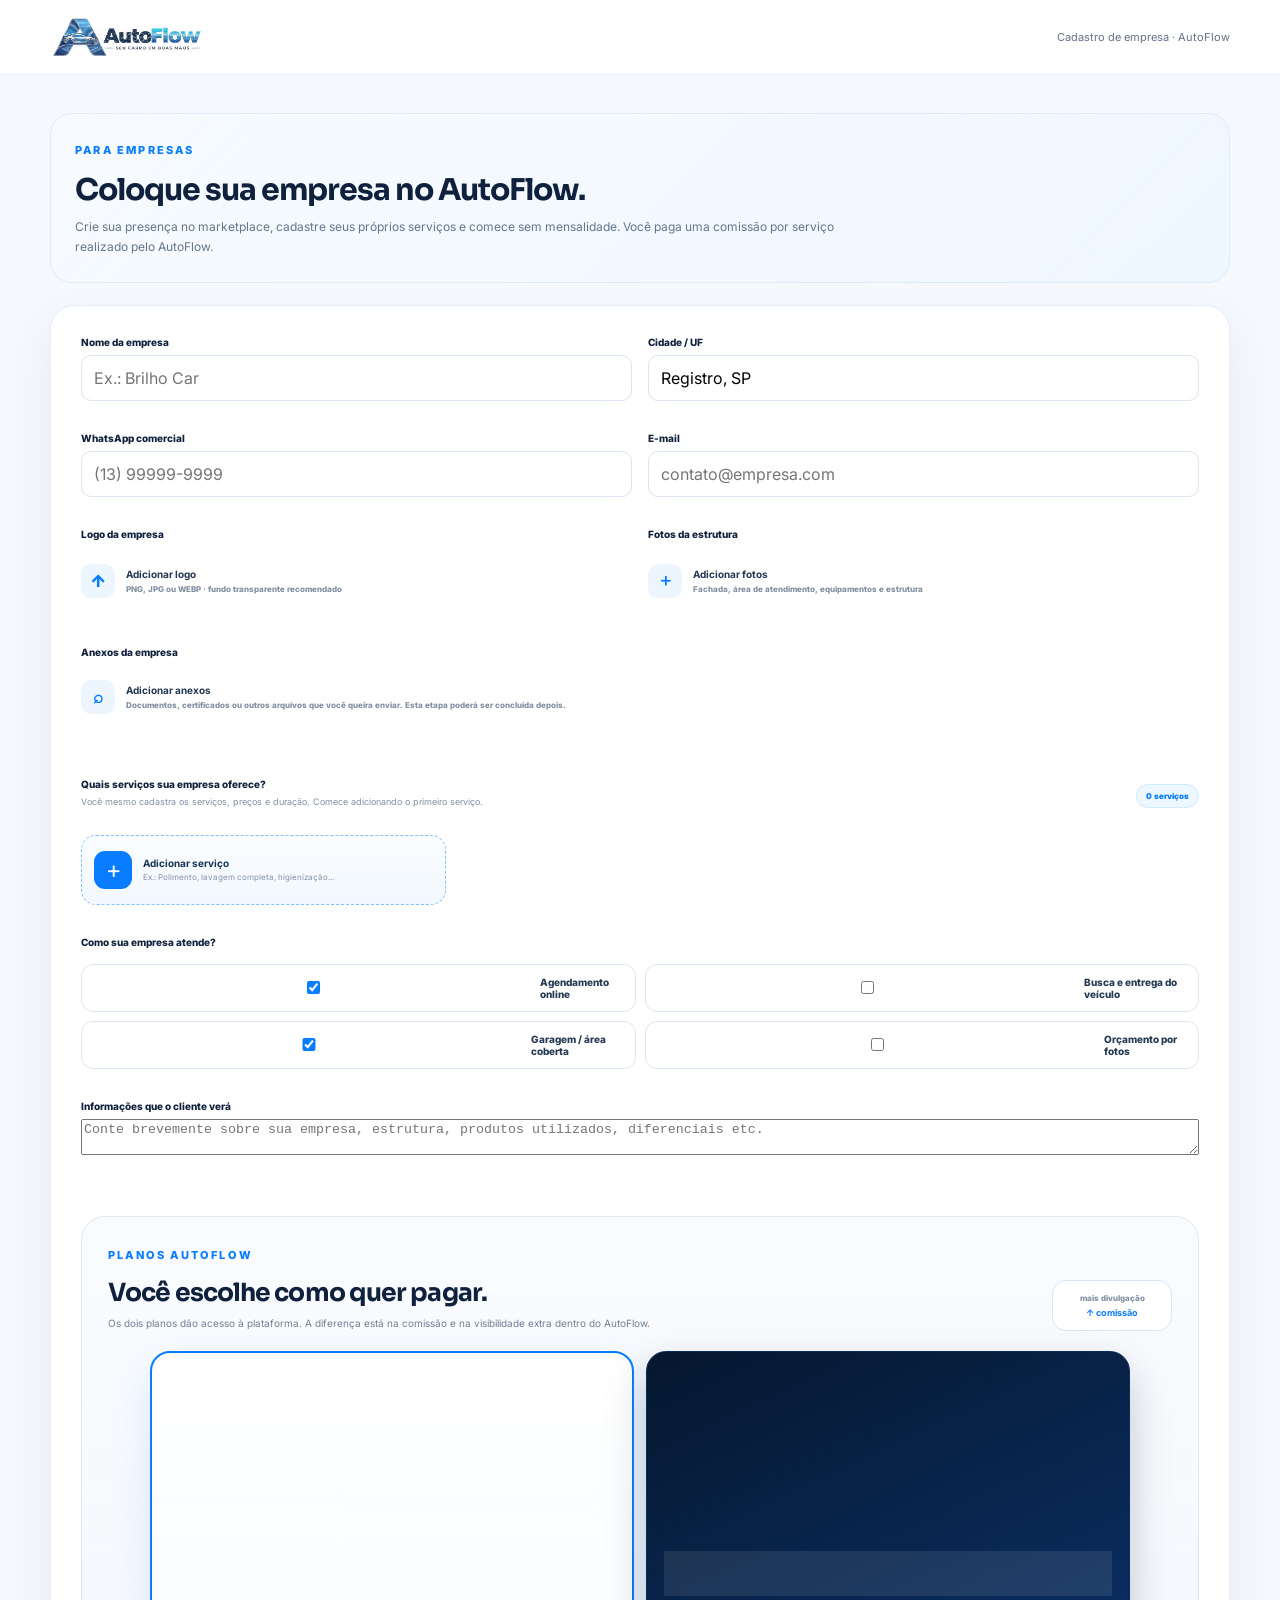
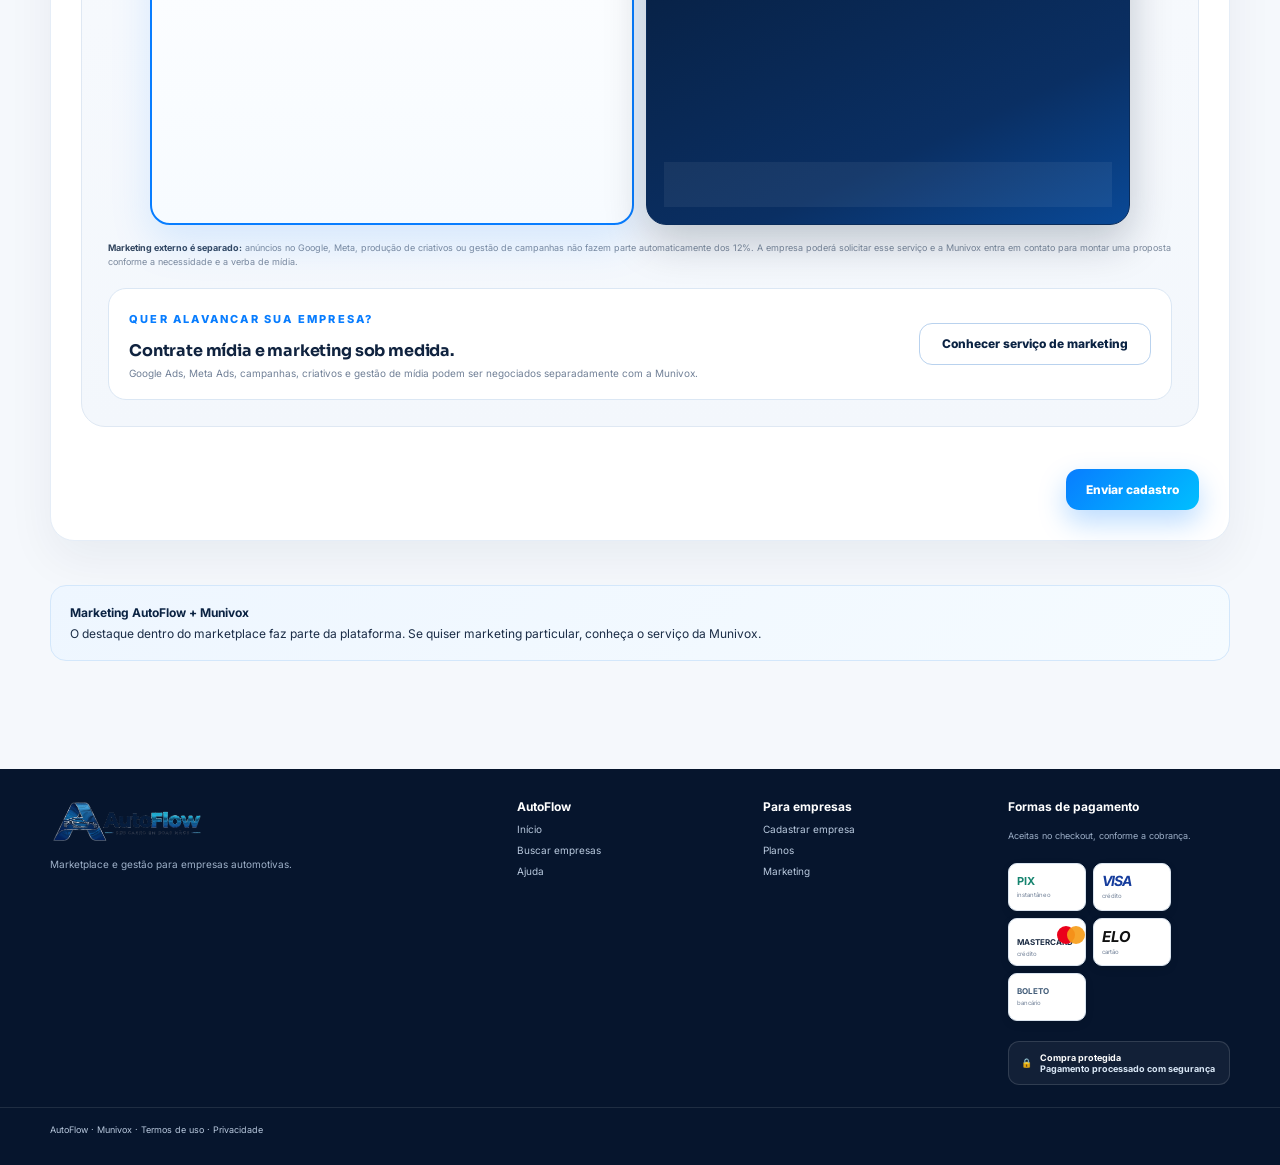
<file: cadastro.html>
<!doctype html>
<html lang="pt-BR"><head><meta charset="utf-8"><meta name="viewport" content="width=device-width,initial-scale=1"><title>Cadastre sua empresa — AutoFlow</title><link rel="stylesheet" href="assets/style.css"></head>
<body>
<header class="top"><div class="container topline"><a class="brand" href="index.html"><img src="assets/autoflow-logo.png" alt="AutoFlow"></a><div style="margin-left:auto;color:#667085;font-size:11px">Cadastro de empresa · AutoFlow</div></div></header>
<main class="form-page"><div class="container">
  <div class="cadastro-hero"><span class="eyebrow">PARA EMPRESAS</span><h1>Coloque sua empresa no AutoFlow.</h1><p>Crie sua presença no marketplace, cadastre seus próprios serviços e comece sem mensalidade. Você paga uma comissão por serviço realizado pelo AutoFlow.</p></div>
  <div class="form-shell">
    <div class="grid2"><div class="field"><label>Nome da empresa</label><input placeholder="Ex.: Brilho Car"></div><div class="field"><label>Cidade / UF</label><input value="Registro, SP"></div></div>
    <div class="grid2"><div class="field"><label>WhatsApp comercial</label><input placeholder="(13) 99999-9999"></div><div class="field"><label>E-mail</label><input placeholder="contato@empresa.com"></div></div>
    <div class="grid2">
      <div class="field"><label>Logo da empresa</label><label class="upload upload-input"><input type="file" accept="image/png,image/jpeg,image/webp"><span class="upload-icon">↑</span><span><strong>Adicionar logo</strong><small>PNG, JPG ou WEBP · fundo transparente recomendado</small></span></label></div>
      <div class="field"><label>Fotos da estrutura</label><label class="upload upload-input"><input type="file" accept="image/*" multiple><span class="upload-icon">＋</span><span><strong>Adicionar fotos</strong><small>Fachada, área de atendimento, equipamentos e estrutura</small></span></label></div>
    </div>
    <div class="field"><label>Anexos da empresa</label><label class="upload upload-input upload-wide"><input type="file" multiple><span class="upload-icon">⌕</span><span><strong>Adicionar anexos</strong><small>Documentos, certificados ou outros arquivos que você queira enviar. Esta etapa poderá ser concluída depois.</small></span></label></div>

    <div class="field service-section"><div class="field-heading"><div><label>Quais serviços sua empresa oferece?</label><small>Você mesmo cadastra os serviços, preços e duração. Comece adicionando o primeiro serviço.</small></div><span class="selection-count" id="serviceCount">0 serviços</span></div><div class="custom-service-list" id="serviceList"><button type="button" class="add-service-card" data-add-service><span class="add-service-plus">+</span><span><strong>Adicionar serviço</strong><small>Ex.: Polimento, lavagem completa, higienização...</small></span></button></div></div>

    <div class="field"><label>Como sua empresa atende?</label><div class="feature-picker">
      <div class="feature-option"><label><input type="checkbox" checked> Agendamento online</label></div>
      <div class="feature-option"><label><input type="checkbox"> Busca e entrega do veículo</label></div>
      <div class="feature-option"><label><input type="checkbox" checked> Garagem / área coberta</label></div>
      <div class="feature-option"><label><input type="checkbox"> Orçamento por fotos</label></div>
    </div></div>

    <div class="field"><label>Informações que o cliente verá</label><textarea placeholder="Conte brevemente sobre sua empresa, estrutura, produtos utilizados, diferenciais etc."></textarea></div>

    <section id="planos" class="plans-section"><div class="plans-heading"><div><span class="eyebrow">PLANOS AUTOFLOW</span><h2>Você escolhe como quer pagar.</h2><p>Os dois planos dão acesso à plataforma. A diferença está na comissão e na visibilidade extra dentro do AutoFlow.</p></div><div class="plans-rule"><span>mais divulgação</span><b>↑ comissão</b></div></div>
      <div class="plans plans-two">
        <div class="plan featured-main reveal" data-tilt><div class="plan-top"><span class="plan-icon">A</span><span class="plan-badge">PLATAFORMA COMPLETA</span></div><h3>AutoFlow</h3><p>Para empresas que querem usar toda a operação do AutoFlow sem mensalidade.</p><div class="amount">8%<span> por serviço realizado</span></div><div class="commission"><strong>R$ 0</strong><span>mensalidade</span></div><ul><li>Presença no marketplace</li><li>Perfil, serviços, preços e avaliações</li><li>Agenda e agendamento online</li><li>Clientes, veículos e acompanhamento</li><li>Pagamento e histórico das operações</li><li>Recursos básicos de divulgação</li></ul><button class="primary plan-btn" style="width:100%;height:44px">Começar no AutoFlow</button></div>
        <div class="plan marketing-plan reveal" data-tilt><div class="plan-top"><span class="plan-icon">★</span><span class="plan-badge">MAIS VISIBILIDADE</span></div><h3>AutoFlow Destaque</h3><p>Para empresas que querem a plataforma completa e mais exposição dentro do marketplace.</p><div class="amount">12%<span> por serviço realizado</span></div><div class="commission"><strong>R$ 0</strong><span>mensalidade</span></div><ul><li>Tudo do AutoFlow</li><li>Empresa em destaque</li><li>Posições patrocinadas identificadas na busca</li><li>Banners e campanhas dentro do AutoFlow</li><li>Ofertas e promoções com maior exposição</li><li>Recursos de marketing interno</li></ul><button class="outline plan-btn" style="width:100%;height:44px">Quero mais visibilidade</button></div>
      </div>
      <div class="plan-note"><strong>Marketing externo é separado:</strong> anúncios no Google, Meta, produção de criativos ou gestão de campanhas não fazem parte automaticamente dos 12%. A empresa poderá solicitar esse serviço e a Munivox entra em contato para montar uma proposta conforme a necessidade e a verba de mídia.</div>
      <div class="marketing-upgrade"><div><span class="eyebrow">QUER ALAVANCAR SUA EMPRESA?</span><h3>Contrate mídia e marketing sob medida.</h3><p>Google Ads, Meta Ads, campanhas, criativos e gestão de mídia podem ser negociados separadamente com a Munivox.</p></div><a class="outline" href="marketing.html">Conhecer serviço de marketing</a></div>
    </section>
    <div style="margin-top:24px;text-align:right"><button class="primary" style="padding:13px 20px" data-demo-form>Enviar cadastro</button></div>
  </div>
</div>
<section id="marketing" class="section"><div class="container"><div class="notice"><strong>Marketing AutoFlow + Munivox</strong><br>O destaque dentro do marketplace faz parte da plataforma. Se quiser marketing particular, <a href="marketing.html">conheça o serviço da Munivox</a>.</div></div></section>
</main>
<footer class="footer detail-footer"><div class="container footer-grid">
  <div><a class="brand" href="index.html"><img src="assets/autoflow-logo.png" alt="AutoFlow"></a><p style="font-size:10px;line-height:1.7;color:#9eb0c8;max-width:300px;margin:12px 0 0">Marketplace e gestão para empresas automotivas.</p></div>
  <div class="footer-col"><strong>AutoFlow</strong><a href="index.html">Início</a><a href="busca.html">Buscar empresas</a><a href="manual.html">Ajuda</a></div>
  <div class="footer-col"><strong>Para empresas</strong><a href="cadastro.html">Cadastrar empresa</a><a href="cadastro.html#planos">Planos</a><a href="marketing.html">Marketing</a></div>
  <div class="footer-col footer-payment"><strong>Formas de pagamento</strong><p class="payment-caption">Aceitas no checkout, conforme a cobrança.</p><div class="payment-methods"><span class="pay-card pix-card"><b>PIX</b><small>instantâneo</small></span><span class="pay-card visa-card"><b>VISA</b><small>crédito</small></span><span class="pay-card mc-card"><i></i><b>mastercard</b><small>crédito</small></span><span class="pay-card elo-card"><b>elo</b><small>cartão</small></span><span class="pay-card boleto-card"><b>BOLETO</b><small>bancário</small></span></div><div class="trust-seal">🔒 <span><b>Compra protegida</b><br>Pagamento processado com segurança</span></div></div>
</div><div class="footer-bottom"><div class="container">AutoFlow · Munivox · Termos de uso · Privacidade</div></div></footer>
<div class="toast" id="toast"></div><script src="assets/app.js"></script></body></html>
</file>
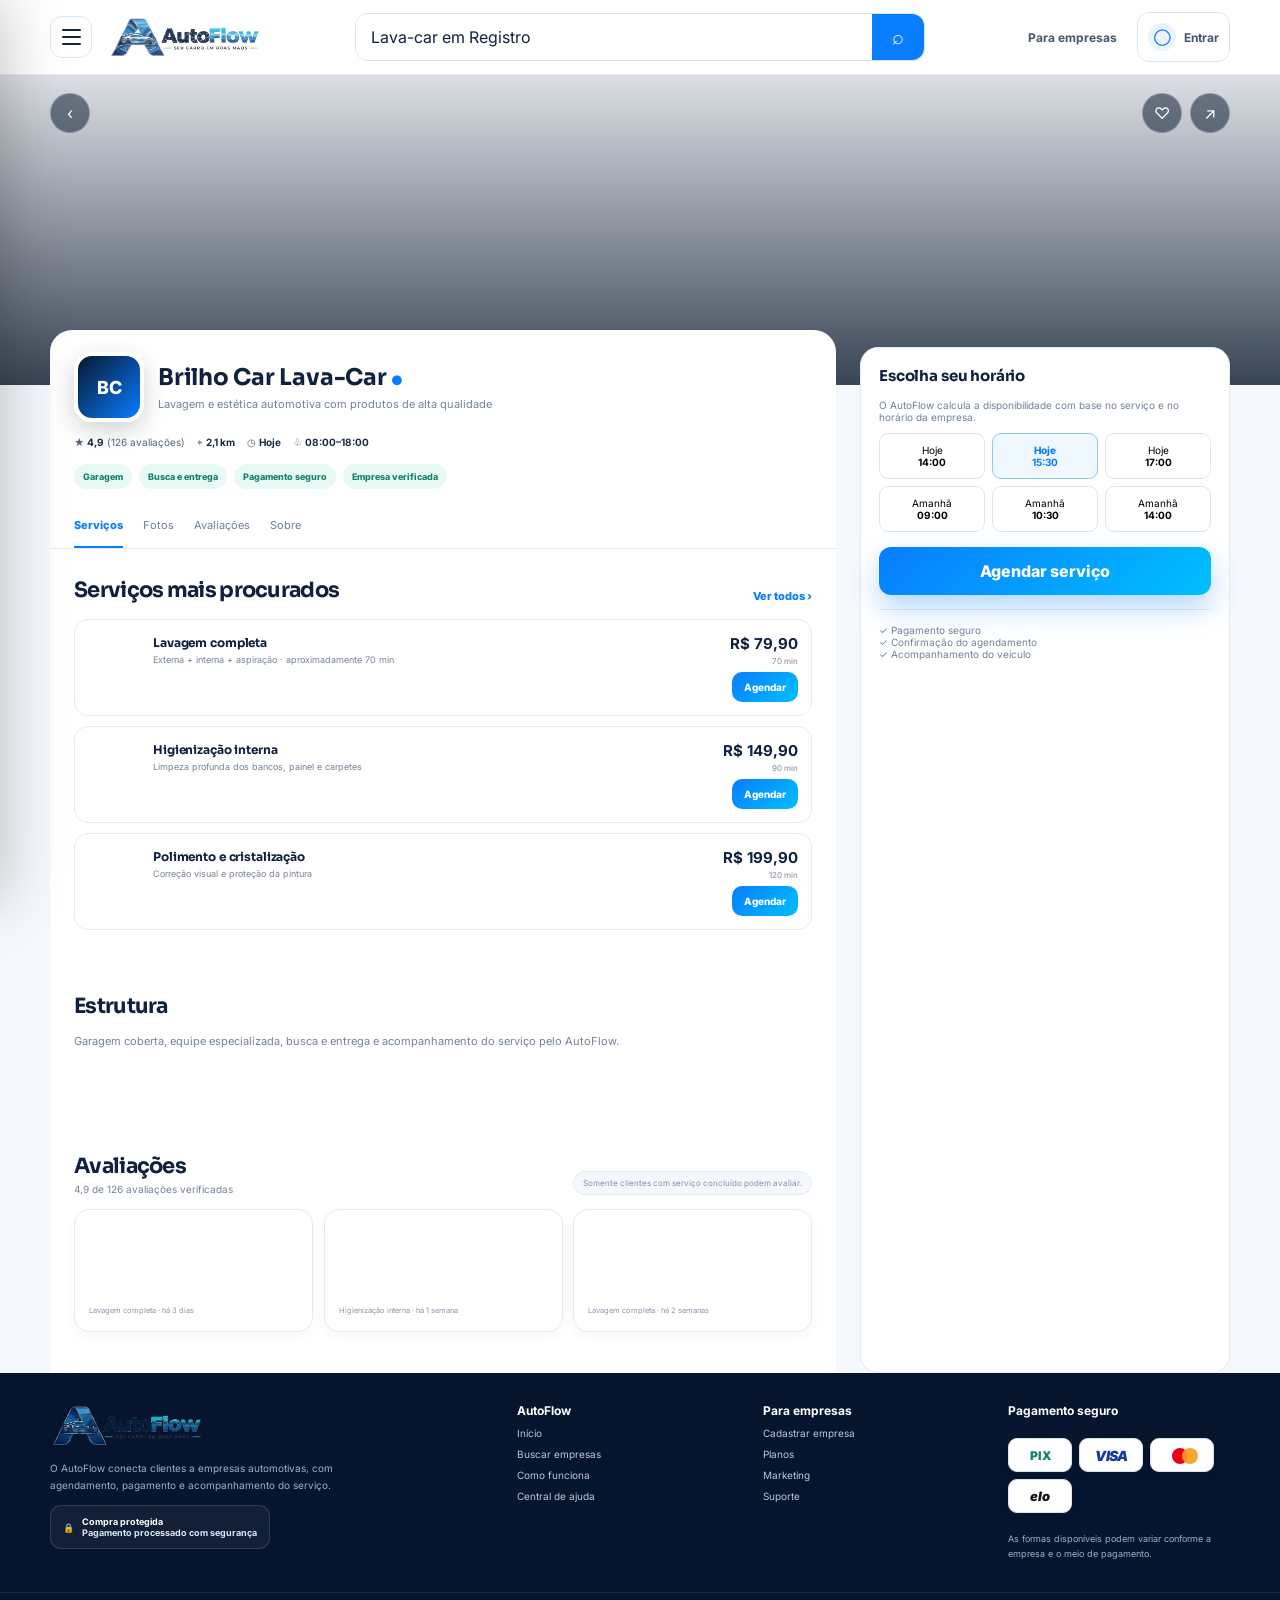
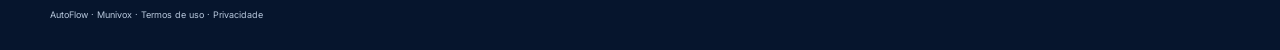
<file: detalhe.html>
<!doctype html><html lang="pt-BR"><head><meta charset="utf-8"><meta name="viewport" content="width=device-width,initial-scale=1"><title>Brilho Car Lava-Car — AutoFlow</title><link rel="stylesheet" href="assets/style.css"></head><body>
<header class="top"><div class="container topline"><button class="menu-trigger" data-menu><span></span><span></span><span></span></button><a class="brand" href="index.html"><img src="assets/autoflow-logo.png" alt="AutoFlow"></a><form class="main-search" action="busca.html"><input value="Lava-car em Registro"><button>⌕</button></form><div class="top-actions"><a href="cadastro.html">Para empresas</a><a href="#" data-login class="profile"><span class="avatar">◯</span> Entrar</a></div></div></header>
<main><div class="detail-cover"><div class="container detail-actions"><a class="round-btn" href="busca.html">‹</a><div style="display:flex;gap:8px"><button class="round-btn">♡</button><button class="round-btn">↗</button></div></div></div><div class="container"><div class="two-col"><div class="detail-card"><div class="company-title-row"><div class="company-logo">BC</div><div><h1>Brilho Car Lava-Car <span class="verified-name">●</span></h1><div class="subtitle">Lavagem e estética automotiva com produtos de alta qualidade</div></div></div><div class="company-meta"><span>★ <b>4,9</b> (126 avaliações)</span><span>⌖ <b>2,1 km</b></span><span>◷ <b>Hoje</b></span><span>♧ <b>08:00–18:00</b></span></div><div class="pill-row"><span class="pill">Garagem</span><span class="pill">Busca e entrega</span><span class="pill">Pagamento seguro</span><span class="pill">Empresa verificada</span></div><div class="tabs"><a class="active" href="#servicos">Serviços</a><a href="#fotos">Fotos</a><a href="#avaliacoes">Avaliações</a><a href="#sobre">Sobre</a></div><div id="servicos"><div class="section-title"><h2>Serviços mais procurados</h2><a href="#servicos">Ver todos ›</a></div><div class="service-list"><article class="service-card reveal" data-tilt><div class="service-info"><div class="service-image si1"></div><div><h3>Lavagem completa</h3><p>Externa + interna + aspiração · aproximadamente 70 min</p></div></div><div class="service-right"><strong>R$ 79,90</strong><small>70 min</small><a class="mini-btn" href="agendamento.html">Agendar</a></div></article><article class="service-card reveal" data-tilt><div class="service-info"><div class="service-image si2"></div><div><h3>Higienização interna</h3><p>Limpeza profunda dos bancos, painel e carpetes</p></div></div><div class="service-right"><strong>R$ 149,90</strong><small>90 min</small><a class="mini-btn" href="agendamento.html">Agendar</a></div></article><article class="service-card reveal" data-tilt><div class="service-info"><div class="service-image si3"></div><div><h3>Polimento e cristalização</h3><p>Correção visual e proteção da pintura</p></div></div><div class="service-right"><strong>R$ 199,90</strong><small>120 min</small><a class="mini-btn" href="agendamento.html">Agendar</a></div></article></div></div><div id="fotos" style="padding:35px 0"><div class="section-title"><h2>Estrutura</h2></div><p style="font-size:11px;color:#748298;line-height:1.7">Garagem coberta, equipe especializada, busca e entrega e acompanhamento do serviço pelo AutoFlow.</p></div><div id="avaliacoes" class="reviews-section"><div class="section-title"><div><h2>Avaliações</h2><p class="review-summary">4,9 de 126 avaliações verificadas</p></div><span class="review-note">Somente clientes com serviço concluído podem avaliar.</span></div><div class="review-list"><article class="review-card reveal" data-tilt><div class="review-head"><div><strong>Mariana S.</strong><span>✓ Serviço concluído</span></div><b>★★★★★</b></div><p>Atendimento rápido, carro ficou muito bem lavado e a equipe foi cuidadosa.</p><small>Lavagem completa · há 3 dias</small></article><article class="review-card reveal" data-tilt><div class="review-head"><div><strong>Rafael M.</strong><span>✓ Serviço concluído</span></div><b>★★★★★</b></div><p>Gostei da facilidade para agendar e acompanhar o andamento. Voltaria a usar.</p><small>Higienização interna · há 1 semana</small></article><article class="review-card reveal" data-tilt><div class="review-head"><div><strong>Camila R.</strong><span>✓ Serviço concluído</span></div><b>★★★★☆</b></div><p>Bom serviço e preço justo. O atendimento foi bem organizado.</p><small>Lavagem completa · há 2 semanas</small></article></div></div></div><aside class="side-box" style="margin-top:-38px;z-index:5"><h3>Escolha seu horário</h3><p style="font-size:10px;color:#718097">O AutoFlow calcula a disponibilidade com base no serviço e no horário da empresa.</p><div class="calendar"><button>Hoje<br><b>14:00</b></button><button class="active">Hoje<br><b>15:30</b></button><button>Hoje<br><b>17:00</b></button><button>Amanhã<br><b>09:00</b></button><button>Amanhã<br><b>10:30</b></button><button>Amanhã<br><b>14:00</b></button></div><a class="btn btn-primary" style="width:100%;margin-top:15px" href="agendamento.html">Agendar serviço</a><div style="margin-top:14px;border-top:1px solid #e4ebf4;padding-top:14px;font-size:10px;color:#718097">✓ Pagamento seguro<br>✓ Confirmação do agendamento<br>✓ Acompanhamento do veículo</div></aside></div></div></main>

<footer class="footer detail-footer">
  <div class="container footer-grid">
    <div><a class="brand" href="index.html"><img src="assets/autoflow-logo.png" alt="AutoFlow"></a><p style="font-size:10px;line-height:1.7;color:#9eb0c8;max-width:300px;margin:12px 0 0">O AutoFlow conecta clientes a empresas automotivas, com agendamento, pagamento e acompanhamento do serviço.</p><div class="trust-seal">🔒 <span><b>Compra protegida</b><br>Pagamento processado com segurança</span></div></div>
    <div class="footer-col"><strong>AutoFlow</strong><a href="index.html">Início</a><a href="busca.html">Buscar empresas</a><a href="#">Como funciona</a><a href="manual.html">Central de ajuda</a></div>
    <div class="footer-col"><strong>Para empresas</strong><a href="cadastro.html">Cadastrar empresa</a><a href="cadastro.html#planos">Planos</a><a href="marketing.html">Marketing</a><a href="#">Suporte</a></div>
    <div class="footer-col"><strong>Pagamento seguro</strong><div class="payment-strip"><span class="pay-chip pix">PIX</span><span class="pay-chip visa">VISA</span><span class="pay-chip mastercard" aria-label="Mastercard"></span><span class="pay-chip elo">elo</span></div><p style="font-size:9px;line-height:1.6;color:#9eb0c8;margin-top:10px">As formas disponíveis podem variar conforme a empresa e o meio de pagamento.</p></div>
  </div>
  <div class="footer-bottom"><div class="container">AutoFlow · Munivox · Termos de uso · Privacidade</div></div>
</footer>
<div class="side-backdrop" data-backdrop></div><aside class="side-menu" data-menu-panel><div class="side-menu-head"><div class="side-profile"><div class="side-avatar">◯</div><div><strong>Meu perfil</strong><small>Entre para acessar seus agendamentos</small></div><button class="side-close" data-close-menu>×</button></div></div><div class="side-promo"><div><strong>AutoFlow+</strong><br><span>Benefícios e ofertas</span></div><b>›</b></div><nav class="side-nav"><a href="index.html"><span class="side-icon">⌂</span>Início</a><a href="busca.html"><span class="side-icon">⌕</span>Buscar</a><a href="#"><span class="side-icon">♧</span>Notificações</a><a href="#"><span class="side-icon">▣</span>Meus agendamentos</a><a href="#"><span class="side-icon">♡</span>Favoritos</a><a href="busca.html"><span class="side-icon">%</span>Ofertas</a><a href="#"><span class="side-icon">▤</span>Pagamentos</a><a href="#"><span class="side-icon">◷</span>Histórico</a><a href="cadastro.html"><span class="side-icon">⌂</span>Para empresas</a><a href="manual.html"><span class="side-icon">?</span>Ajuda</a></nav><div class="side-menu-foot">AutoFlow · Seu carro em boas mãos</div></aside><div class="modal" id="loginModal"><div class="modal-card"><button class="close" data-close>×</button><h2>Entrar no AutoFlow</h2><p style="font-size:11px;color:#66758b">Acesse seus agendamentos, favoritos e veículos.</p><div class="field"><label>E-mail</label><input type="email" placeholder="voce@email.com"></div><div class="field"><label>Senha</label><input type="password" placeholder="••••••••"></div><button class="btn btn-primary" style="width:100%" data-toast="Login visual: conexão com o backend entra na próxima etapa.">Entrar</button></div></div><div class="toast" id="toast"></div><script src="assets/app.js"></script></body></html>
</file>
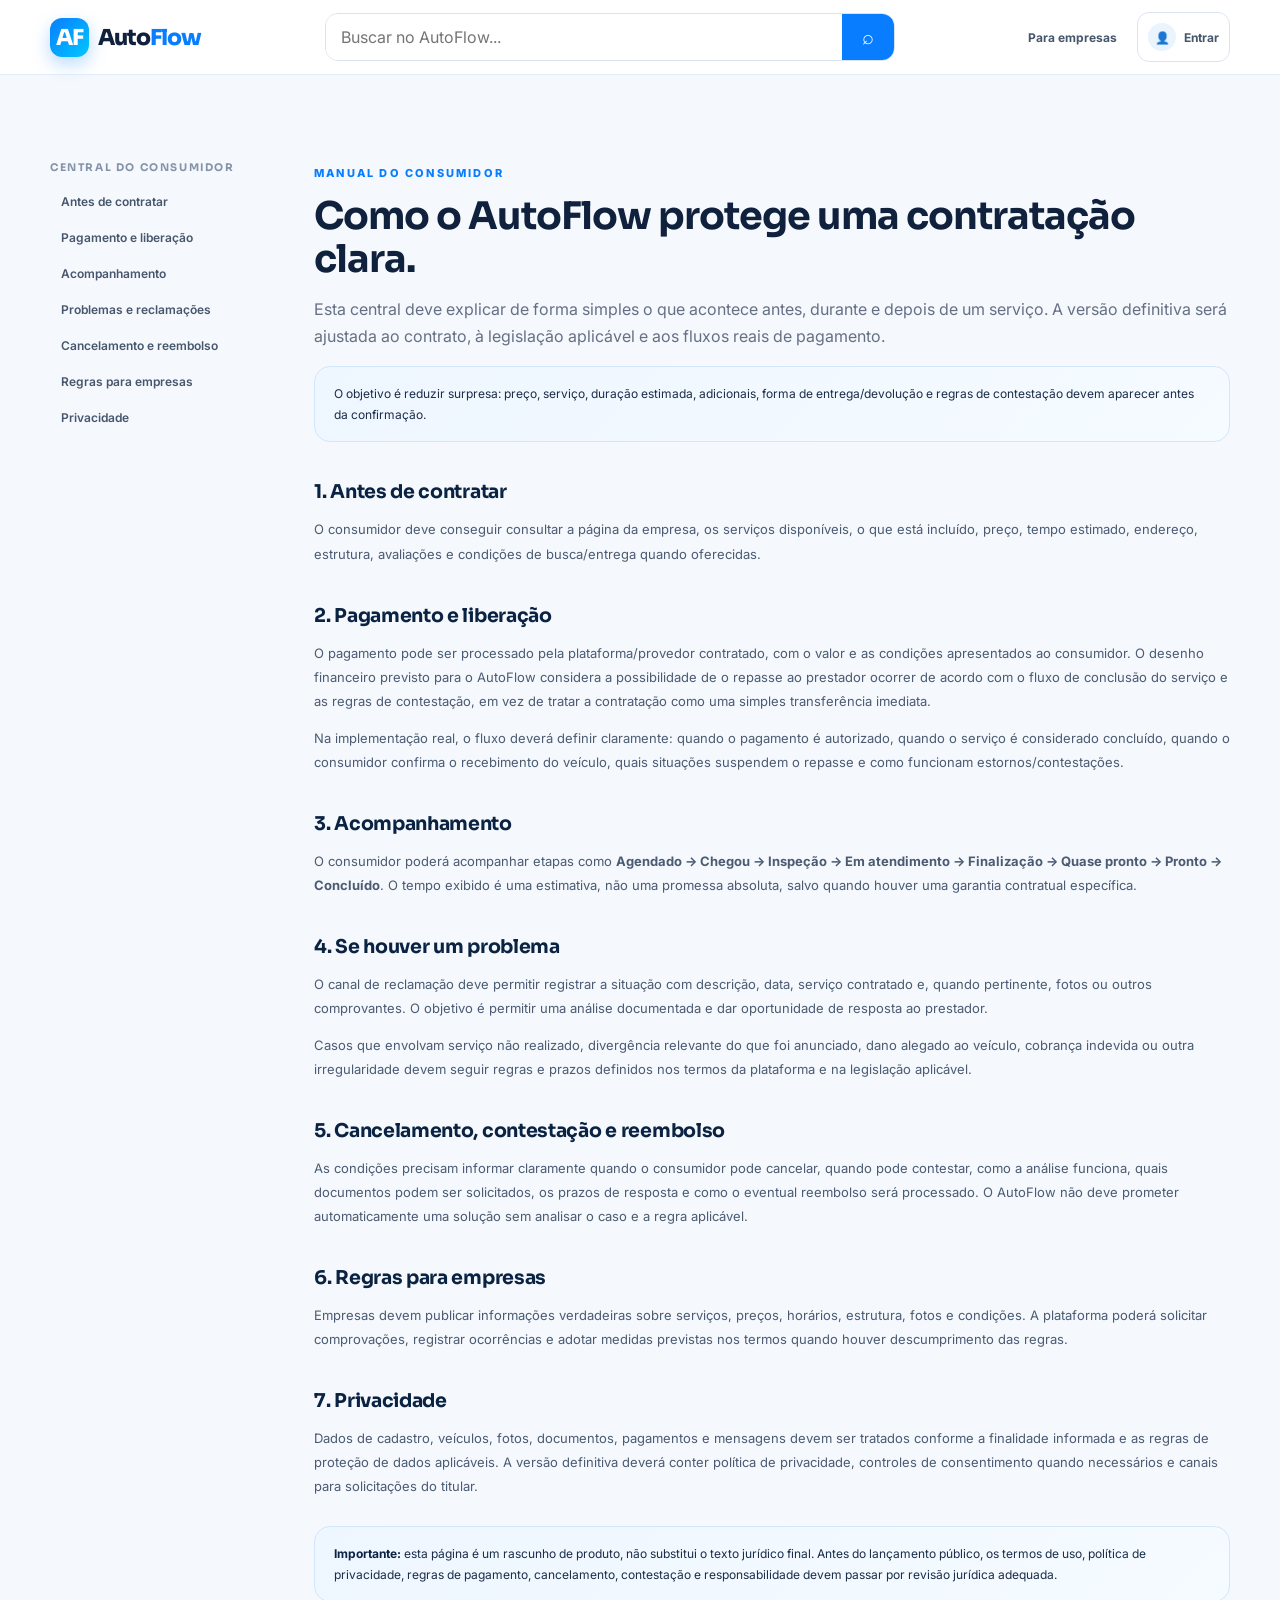
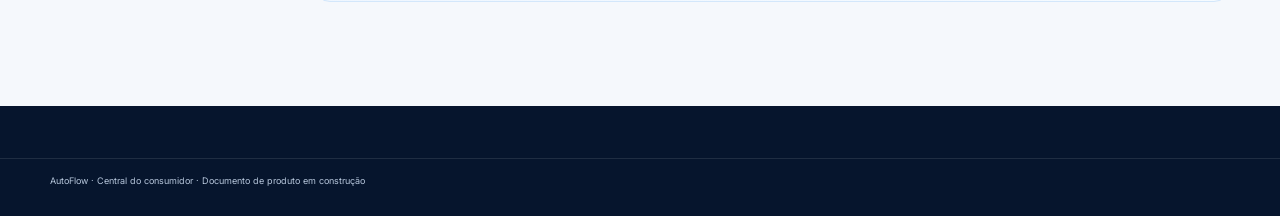
<file: manual.html>
<!doctype html><html lang="pt-BR"><head><meta charset="utf-8"><meta name="viewport" content="width=device-width,initial-scale=1"><title>Central do consumidor — AutoFlow</title><link rel="stylesheet" href="assets/style.css"></head><body><header class="top"><div class="container topline"><a class="brand" href="index.html"><span class="brand-mark">AF</span><span>Auto<span>Flow</span></span></a><form class="main-search" action="busca.html"><input placeholder="Buscar no AutoFlow..."><button>⌕</button></form><div class="top-actions"><a href="cadastro.html">Para empresas</a><a href="#" data-login class="profile"><span class="avatar">👤</span> Entrar</a></div></div></header><main class="section"><div class="container manual"><aside class="manual-nav"><strong>Central do consumidor</strong><a href="#contratacao">Antes de contratar</a><a href="#pagamento">Pagamento e liberação</a><a href="#atendimento">Acompanhamento</a><a href="#problema">Problemas e reclamações</a><a href="#reembolso">Cancelamento e reembolso</a><a href="#empresa">Regras para empresas</a><a href="#privacidade">Privacidade</a></aside><article class="manual-content"><span class="eyebrow">MANUAL DO CONSUMIDOR</span><h1>Como o AutoFlow protege uma contratação clara.</h1><p style="font-size:16px;color:#667085;line-height:1.7">Esta central deve explicar de forma simples o que acontece antes, durante e depois de um serviço. A versão definitiva será ajustada ao contrato, à legislação aplicável e aos fluxos reais de pagamento.</p><div class="notice">O objetivo é reduzir surpresa: preço, serviço, duração estimada, adicionais, forma de entrega/devolução e regras de contestação devem aparecer antes da confirmação.</div><h2 id="contratacao">1. Antes de contratar</h2><p>O consumidor deve conseguir consultar a página da empresa, os serviços disponíveis, o que está incluído, preço, tempo estimado, endereço, estrutura, avaliações e condições de busca/entrega quando oferecidas.</p><h2 id="pagamento">2. Pagamento e liberação</h2><p>O pagamento pode ser processado pela plataforma/provedor contratado, com o valor e as condições apresentados ao consumidor. O desenho financeiro previsto para o AutoFlow considera a possibilidade de o repasse ao prestador ocorrer de acordo com o fluxo de conclusão do serviço e as regras de contestação, em vez de tratar a contratação como uma simples transferência imediata.</p><p>Na implementação real, o fluxo deverá definir claramente: quando o pagamento é autorizado, quando o serviço é considerado concluído, quando o consumidor confirma o recebimento do veículo, quais situações suspendem o repasse e como funcionam estornos/contestações.</p><h2 id="atendimento">3. Acompanhamento</h2><p>O consumidor poderá acompanhar etapas como <strong>Agendado → Chegou → Inspeção → Em atendimento → Finalização → Quase pronto → Pronto → Concluído</strong>. O tempo exibido é uma estimativa, não uma promessa absoluta, salvo quando houver uma garantia contratual específica.</p><h2 id="problema">4. Se houver um problema</h2><p>O canal de reclamação deve permitir registrar a situação com descrição, data, serviço contratado e, quando pertinente, fotos ou outros comprovantes. O objetivo é permitir uma análise documentada e dar oportunidade de resposta ao prestador.</p><p>Casos que envolvam serviço não realizado, divergência relevante do que foi anunciado, dano alegado ao veículo, cobrança indevida ou outra irregularidade devem seguir regras e prazos definidos nos termos da plataforma e na legislação aplicável.</p><h2 id="reembolso">5. Cancelamento, contestação e reembolso</h2><p>As condições precisam informar claramente quando o consumidor pode cancelar, quando pode contestar, como a análise funciona, quais documentos podem ser solicitados, os prazos de resposta e como o eventual reembolso será processado. O AutoFlow não deve prometer automaticamente uma solução sem analisar o caso e a regra aplicável.</p><h2 id="empresa">6. Regras para empresas</h2><p>Empresas devem publicar informações verdadeiras sobre serviços, preços, horários, estrutura, fotos e condições. A plataforma poderá solicitar comprovações, registrar ocorrências e adotar medidas previstas nos termos quando houver descumprimento das regras.</p><h2 id="privacidade">7. Privacidade</h2><p>Dados de cadastro, veículos, fotos, documentos, pagamentos e mensagens devem ser tratados conforme a finalidade informada e as regras de proteção de dados aplicáveis. A versão definitiva deverá conter política de privacidade, controles de consentimento quando necessários e canais para solicitações do titular.</p><div class="notice" style="margin-top:28px"><strong>Importante:</strong> esta página é um rascunho de produto, não substitui o texto jurídico final. Antes do lançamento público, os termos de uso, política de privacidade, regras de pagamento, cancelamento, contestação e responsabilidade devem passar por revisão jurídica adequada.</div></article></div></main><footer class="footer"><div class="footer-bottom"><div class="container">AutoFlow · Central do consumidor · Documento de produto em construção</div></div></footer><div class="modal" id="loginModal"><div class="modal-card"><button class="close" data-close>×</button><h2>Entrar no AutoFlow</h2><div class="field"><label>E-mail</label><input type="email"></div><div class="field"><label>Senha</label><input type="password"></div><button class="primary" style="height:46px;width:100%" data-close>Entrar</button></div></div><script src="assets/app.js"></script></body></html>
</file>
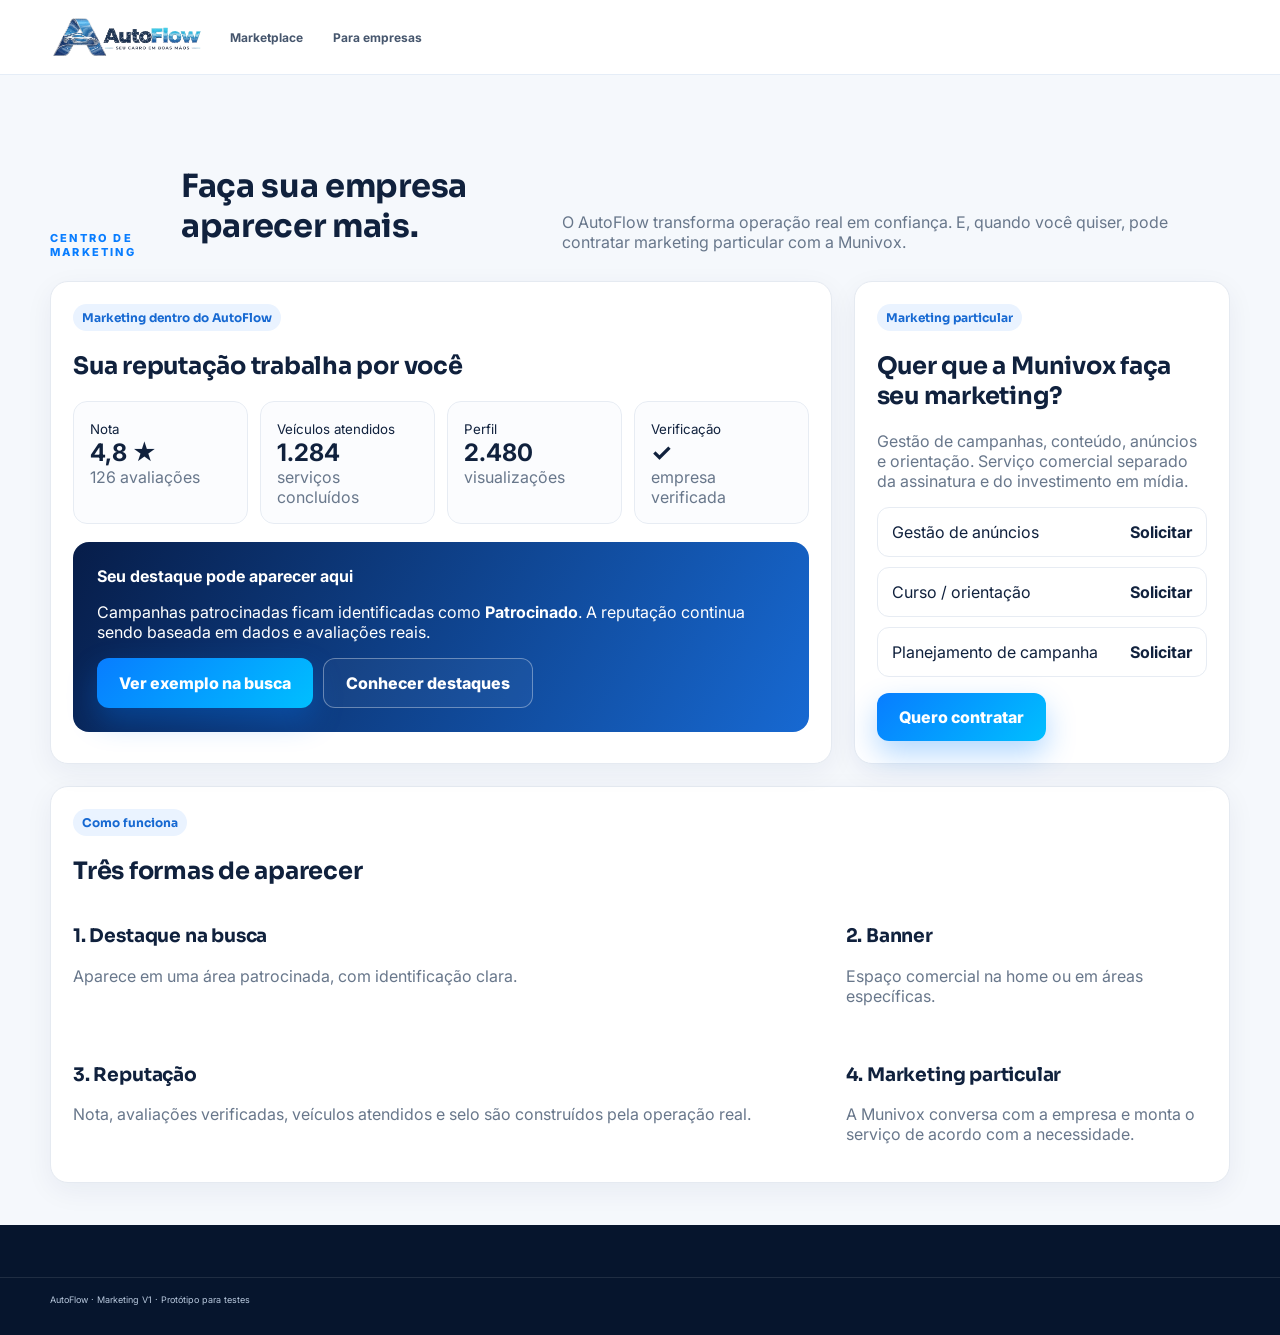
<file: marketing.html>
<!doctype html><html lang="pt-BR"><head><meta charset="utf-8"><meta name="viewport" content="width=device-width,initial-scale=1"><title>AutoFlow — Marketing da empresa</title><link rel="stylesheet" href="assets/style.css"><style>
.mk-wrap{padding:42px 0}.mk-grid{display:grid;grid-template-columns:1.35fr .65fr;gap:22px}.mk-card{background:#fff;border:1px solid #e5eaf1;border-radius:18px;padding:22px;box-shadow:0 8px 28px rgba(20,40,80,.06)}.mk-kpis{display:grid;grid-template-columns:repeat(4,1fr);gap:12px}.mk-kpi{padding:16px;border:1px solid #e7ecf3;border-radius:14px;background:#fbfcfe}.mk-kpi b{display:block;font-size:24px}.mk-tag{display:inline-flex;padding:6px 9px;border-radius:999px;background:#eaf3ff;color:#1769d2;font-size:12px;font-weight:700}.mk-banner{margin-top:18px;padding:24px;border-radius:16px;background:linear-gradient(120deg,#071d49,#1769d2);color:#fff}.mk-actions{display:flex;gap:10px;flex-wrap:wrap;margin-top:16px}.mk-list{display:grid;gap:10px}.mk-row{display:flex;justify-content:space-between;gap:15px;padding:14px;border:1px solid #e7ecf3;border-radius:12px}.muted{color:#68778b}@media(max-width:800px){.mk-grid{grid-template-columns:1fr}.mk-kpis{grid-template-columns:repeat(2,1fr)}}
</style></head><body><header class="top"><div class="container topline"><a class="brand" href="index.html"><img src="assets/autoflow-logo.png" alt="AutoFlow"></a><div class="top-actions"><a href="busca.html">Marketplace</a><a href="cadastro.html">Para empresas</a></div></div></header>
<main class="mk-wrap"><div class="container"><div class="section-title"><span class="eyebrow">CENTRO DE MARKETING</span><h1>Faça sua empresa aparecer mais.</h1><p class="muted">O AutoFlow transforma operação real em confiança. E, quando você quiser, pode contratar marketing particular com a Munivox.</p></div>
<div class="mk-grid"><section class="mk-card"><span class="mk-tag">Marketing dentro do AutoFlow</span><h2>Sua reputação trabalha por você</h2><div class="mk-kpis"><div class="mk-kpi reveal" data-tilt><small>Nota</small><b>4,8 ★</b><span class="muted">126 avaliações</span></div><div class="mk-kpi reveal" data-tilt><small>Veículos atendidos</small><b>1.284</b><span class="muted">serviços concluídos</span></div><div class="mk-kpi reveal" data-tilt><small>Perfil</small><b>2.480</b><span class="muted">visualizações</span></div><div class="mk-kpi reveal" data-tilt><small>Verificação</small><b>✓</b><span class="muted">empresa verificada</span></div></div><div class="mk-banner"><strong>Seu destaque pode aparecer aqui</strong><p>Campanhas patrocinadas ficam identificadas como <b>Patrocinado</b>. A reputação continua sendo baseada em dados e avaliações reais.</p><div class="mk-actions"><a class="btn btn-primary" href="busca.html">Ver exemplo na busca</a><a class="btn btn-ghost" href="#campanhas">Conhecer destaques</a></div></div></section>
<aside class="mk-card"><span class="mk-tag">Marketing particular</span><h2>Quer que a Munivox faça seu marketing?</h2><p class="muted">Gestão de campanhas, conteúdo, anúncios e orientação. Serviço comercial separado da assinatura e do investimento em mídia.</p><div class="mk-list"><div class="mk-row"><span>Gestão de anúncios</span><b>Solicitar</b></div><div class="mk-row"><span>Curso / orientação</span><b>Solicitar</b></div><div class="mk-row"><span>Planejamento de campanha</span><b>Solicitar</b></div></div><div class="mk-actions"><a class="btn btn-primary" href="cadastro.html#marketing">Quero contratar</a></div></aside></div>
<section id="campanhas" class="mk-card" style="margin-top:22px"><span class="mk-tag">Como funciona</span><h2>Três formas de aparecer</h2><div class="mk-grid"><div><h3>1. Destaque na busca</h3><p class="muted">Aparece em uma área patrocinada, com identificação clara.</p></div><div><h3>2. Banner</h3><p class="muted">Espaço comercial na home ou em áreas específicas.</p></div><div><h3>3. Reputação</h3><p class="muted">Nota, avaliações verificadas, veículos atendidos e selo são construídos pela operação real.</p></div><div><h3>4. Marketing particular</h3><p class="muted">A Munivox conversa com a empresa e monta o serviço de acordo com a necessidade.</p></div></div></section>
</div></main><footer class="footer"><div class="footer-bottom"><div class="container">AutoFlow · Marketing V1 · Protótipo para testes</div></div></footer><script src="assets/app.js"></script></body></html>
</file>
<file: assets/style.css>
@import url('https://fonts.googleapis.com/css2?family=Sora:wght@500;600;700;800&family=Inter:wght@400;500;600;700;800&display=swap');
:root{--navy:#06152d;--navy2:#0a2447;--blue:#087dff;--cyan:#00c8ff;--ink:#10213d;--muted:#66758b;--line:#e5edf7;--bg:#f5f8fc;--white:#fff;--shadow:0 18px 45px rgba(10,35,70,.12);--font-display:'Sora',Inter,Arial,sans-serif;--font-body:'Inter',Arial,sans-serif;--ease:cubic-bezier(.22,.8,.24,1)}
*{box-sizing:border-box}html{scroll-behavior:smooth}body{margin:0;background:var(--bg);color:var(--ink);font-family:var(--font-body);-webkit-font-smoothing:antialiased;text-rendering:optimizeLegibility}
h1,h2,h3,.brand,.af-logo,.booking-title,.company-title-row h1,.cadastro-hero h1,.section-title h2,.af-section-head h2,.mk-card h2,.welcome-copy h1,.af-hero h1,.plans-heading h2,.plan h3,.summary-head h2,.company-main h3{font-family:var(--font-display);letter-spacing:-.01em}.container{width:min(1180px,calc(100% - 32px));margin:auto}a{text-decoration:none;color:inherit}button,input,select{font:inherit}.top{position:sticky;top:0;z-index:100;background:rgba(255,255,255,.96);backdrop-filter:blur(14px);border-bottom:1px solid var(--line)}.topline{min-height:74px;display:flex;align-items:center;gap:16px}.brand{display:flex;align-items:center;gap:9px;font-weight:800;font-size:22px;letter-spacing:-1px;white-space:nowrap}.brand img{width:150px;height:auto}.brand-mark{width:39px;height:39px;border-radius:12px;background:linear-gradient(135deg,#087dff,#00c8ff);display:grid;place-items:center;color:#fff;font-weight:800;box-shadow:0 7px 18px rgba(8,125,255,.28)}.brand span span{color:var(--blue)}.main-search{flex:1;max-width:570px;margin:auto;display:flex;border:1px solid #d8e3f0;border-radius:13px;background:#fff;overflow:hidden}.main-search input{flex:1;border:0;outline:0;padding:13px 15px;color:var(--ink)}.main-search button{border:0;background:var(--blue);color:#fff;width:52px;font-size:20px}.top-actions{display:flex;align-items:center;gap:10px}.top-actions a{font-size:12px;font-weight:700;color:#46566d;padding:10px}.profile{border:1px solid #dbe5f1;border-radius:12px;background:#fff}.avatar{width:28px;height:28px;border-radius:50%;display:inline-grid;place-items:center;background:#eaf4ff;color:#1679ed;margin-right:5px}.navrow{border-top:1px solid #f1f4f8}.navrow .inner{height:42px;display:flex;align-items:center;gap:25px;overflow:auto}.navrow a{font-size:12px;color:#5e6d82;white-space:nowrap}.navrow a.active,.navrow a:hover{color:var(--blue);font-weight:800}
.hero-welcome{min-height:calc(100vh - 117px);background:radial-gradient(circle at 78% 25%,rgba(0,200,255,.24),transparent 27%),linear-gradient(135deg,#031026 0%,#082957 58%,#03152c 100%);color:#fff;position:relative;overflow:hidden}.hero-welcome:after{content:"";position:absolute;right:-8%;bottom:-35%;width:58%;height:85%;border-radius:50%;background:radial-gradient(circle,rgba(8,125,255,.32),transparent 66%);filter:blur(12px)}.welcome-grid{min-height:calc(100vh - 117px);display:grid;grid-template-columns:1.02fr .98fr;align-items:center;gap:55px;position:relative;z-index:2}.welcome-copy .mini{font-size:11px;letter-spacing:3px;color:#8fdcff;font-weight:800}.welcome-copy h1{font-size:clamp(42px,6vw,76px);line-height:.98;letter-spacing:-4px;margin:17px 0}.welcome-copy h1 span{color:#16b9ff}.welcome-copy p{max-width:580px;color:#c8d7e9;font-size:17px;line-height:1.75}.welcome-actions{display:flex;gap:12px;margin:28px 0 18px}.btn{display:inline-flex;align-items:center;justify-content:center;border:0;border-radius:12px;padding:14px 22px;font-weight:800;cursor:pointer}.btn-primary{background:linear-gradient(135deg,#087dff,#00bfff);color:#fff;box-shadow:0 13px 30px rgba(0,125,255,.3)}.btn-ghost{border:1px solid rgba(255,255,255,.35);color:#fff;background:rgba(255,255,255,.04)}.trust-line{display:flex;gap:18px;flex-wrap:wrap;color:#9db0c8;font-size:11px}.phone-wrap{display:flex;justify-content:center;position:relative}.phone{width:min(335px,82vw);border:8px solid #0b1320;border-radius:38px;background:#fff;box-shadow:0 35px 80px rgba(0,0,0,.45);overflow:hidden}.phone-top{height:28px;background:#0b1320}.phone-screen{min-height:660px;background:#fff}.welcome-phone{background:linear-gradient(180deg,rgba(0,15,35,.1),rgba(0,13,32,.9)),url('https://images.unsplash.com/photo-1504215680853-026ed2a45def?auto=format&fit=crop&w=800&q=85') center/cover;display:flex;flex-direction:column;justify-content:flex-end;padding:28px 22px;color:#fff}.phone-logo{width:220px;max-width:80%;margin:0 auto 100px}.welcome-phone h2{font-size:23px;margin:0 0 10px}.welcome-phone p{font-size:12px;line-height:1.6;color:#d8e7f7}.phone-actions{display:grid;gap:9px;margin-top:18px}.phone-actions a{padding:12px;border-radius:12px;text-align:center;font-size:12px;font-weight:800}.phone-actions .p1{background:linear-gradient(135deg,#087dff,#00c8ff)}.phone-actions .p2{border:1px solid rgba(255,255,255,.55)}
.app-header{background:linear-gradient(135deg,#06152d,#0b3160);color:#fff;padding:16px 0 24px}.app-head-row{display:flex;align-items:center;justify-content:space-between;gap:12px}.app-logo{width:150px}.app-icons{display:flex;gap:8px}.round-btn{width:40px;height:40px;border:1px solid rgba(255,255,255,.22);border-radius:50%;display:grid;place-items:center;background:rgba(255,255,255,.08);color:#fff}.app-search{margin-top:15px;display:flex;background:#fff;border-radius:13px;overflow:hidden}.app-search input{flex:1;border:0;outline:0;padding:14px;color:#17263c}.app-search button{border:0;background:var(--blue);color:#fff;width:50px}.location-bar{display:flex;justify-content:space-between;align-items:center;margin-top:13px;font-size:12px;color:#c9d9ed}.app-page{background:#f6f8fc;min-height:calc(100vh - 117px)}.categories{display:grid;grid-template-columns:repeat(5,1fr);gap:10px;padding:18px 0}.cat{background:#fff;border:1px solid #e3ebf5;border-radius:15px;padding:12px 7px;text-align:center;font-size:10px;font-weight:700;box-shadow:0 5px 16px rgba(13,48,87,.04)}.cat i{width:34px;height:34px;border-radius:50%;display:grid;place-items:center;background:#eaf4ff;color:var(--blue);margin:0 auto 7px;font-style:normal;font-size:17px}.cat.active{border-color:#8fc4ff;background:#f5fbff}.app-banner{border-radius:18px;min-height:175px;padding:22px;background:linear-gradient(100deg,#061a38,#0c66cb 65%,#0cc6ff);color:#fff;position:relative;overflow:hidden}.app-banner:after{content:"";position:absolute;right:-8%;bottom:-40%;width:55%;height:130%;border-radius:50%;background:rgba(255,255,255,.1)}.app-banner h2{max-width:370px;font-size:22px;line-height:1.18;margin:0 0 8px}.app-banner p{max-width:350px;font-size:11px;color:#d7e8fb;line-height:1.5}.app-banner a{display:inline-block;margin-top:7px;background:#fff;color:#0b55a8;padding:10px 15px;border-radius:10px;font-size:11px;font-weight:800}.section-title{display:flex;align-items:end;justify-content:space-between;gap:10px;margin:28px 0 13px}.section-title h2{font-size:21px;margin:0;letter-spacing:-.7px}.section-title a{font-size:11px;color:var(--blue);font-weight:800}.company-list{display:grid;gap:12px;padding-bottom:30px}.company-card{background:#fff;border:1px solid #e2eaf4;border-radius:16px;padding:12px;display:grid;grid-template-columns:92px 1fr auto;gap:14px;align-items:center;box-shadow:0 8px 24px rgba(16,43,76,.04)}.company-thumb{height:92px;border-radius:13px;background:linear-gradient(145deg,#07172d,#087dff);position:relative;overflow:hidden;background-size:cover;background-position:center}.company-thumb.c1{background-image:linear-gradient(145deg,rgba(3,20,43,.15),rgba(0,60,140,.35)),url('https://images.unsplash.com/photo-1607860108855-64acf2078ed9?auto=format&fit=crop&w=500&q=80')}.company-thumb.c2{background-image:linear-gradient(145deg,rgba(3,20,43,.15),rgba(0,60,140,.35)),url('https://images.unsplash.com/photo-1503376780353-7e6692767b70?auto=format&fit=crop&w=500&q=80')}.company-thumb.c3{background-image:linear-gradient(145deg,rgba(3,20,43,.15),rgba(0,60,140,.35)),url('https://images.unsplash.com/photo-1552519507-da3b142c6e3d?auto=format&fit=crop&w=500&q=80')}.verified{position:absolute;left:8px;bottom:8px;background:#fff;color:#087dff;border-radius:50%;width:25px;height:25px;display:grid;place-items:center;font-size:12px}.company-main h3{margin:0;font-size:15px}.company-main .desc{margin:4px 0 8px;color:#718097;font-size:10px}.rating{display:flex;align-items:center;gap:5px;font-size:10px}.stars{color:#ffb400;letter-spacing:1px}.tags{display:flex;gap:5px;flex-wrap:wrap;margin-top:8px}.tag{background:#eaf8f5;color:#16846f;padding:5px 7px;border-radius:999px;font-size:8px;font-weight:800}.company-price{text-align:right;min-width:125px}.company-price small{font-size:9px;color:#8995a6}.company-price strong{display:block;font-size:18px;margin:4px 0 7px}.mini-btn{display:inline-block;background:linear-gradient(135deg,#087dff,#00bfff);color:#fff;border-radius:10px;padding:9px 12px;font-size:10px;font-weight:800}.bottom-nav{display:none}
.detail-cover{height:310px;background:linear-gradient(180deg,rgba(3,17,36,.1),rgba(3,17,36,.78)),url('https://images.unsplash.com/photo-1607860108855-64acf2078ed9?auto=format&fit=crop&w=1600&q=85') center/cover;position:relative}.detail-actions{position:absolute;top:18px;left:0;right:0;display:flex;justify-content:space-between}.detail-actions .round-btn{background:rgba(4,20,42,.52);border-color:rgba(255,255,255,.25)}.detail-card{margin-top:-55px;position:relative;z-index:3;background:#fff;border-radius:22px 22px 0 0;padding:22px 24px}.company-title-row{display:flex;gap:14px;align-items:center}.company-logo{width:70px;height:70px;border-radius:18px;background:linear-gradient(135deg,#06172f,#087dff);color:#fff;display:grid;place-items:center;font-weight:800;font-size:18px;border:4px solid #fff;box-shadow:0 8px 25px rgba(0,0,0,.18)}.company-title-row h1{margin:0;font-size:23px}.verified-name{color:#087dff;font-size:13px}.subtitle{font-size:11px;color:#748298;margin-top:5px}.company-meta{display:flex;gap:12px;flex-wrap:wrap;margin-top:14px;font-size:10px;color:#52647d}.company-meta b{color:#1b2b43}.pill-row{display:flex;gap:7px;flex-wrap:wrap;margin:15px 0}.pill{padding:7px 9px;border-radius:999px;background:#e9faf5;color:#16836e;font-size:9px;font-weight:800}.tabs{display:flex;gap:20px;border-bottom:1px solid #e4ebf4;margin:0 -24px;padding:0 24px}.tabs a{padding:14px 0;font-size:11px;color:#718097}.tabs a.active{color:#087dff;border-bottom:2px solid #087dff;font-weight:800}.service-list{display:grid;gap:10px;margin-top:16px}.service-card{display:flex;justify-content:space-between;gap:12px;border:1px solid #e4ebf4;border-radius:14px;padding:13px}.service-info{display:flex;gap:11px}.service-image{width:54px;height:54px;border-radius:10px;background-size:cover;background-position:center}.si1{background-image:url('https://images.unsplash.com/photo-1607860108855-64acf2078ed9?auto=format&fit=crop&w=300&q=80')}.si2{background-image:url('https://images.unsplash.com/photo-1511919884226-fd3cad34687c?auto=format&fit=crop&w=300&q=80')}.si3{background-image:url('https://images.unsplash.com/photo-1553440569-bcc63803a83d?auto=format&fit=crop&w=300&q=80')}.service-info h3{font-size:12px;margin:2px 0 4px}.service-info p{font-size:9px;color:#758298;margin:0}.service-right{text-align:right;white-space:nowrap}.service-right strong{font-size:15px}.service-right small{display:block;font-size:8px;color:#7b889a;margin:3px 0 6px}.detail-cta{position:sticky;bottom:0;background:#fff;border-top:1px solid #e4ebf4;padding:12px 24px;z-index:10}.detail-cta a{display:block;text-align:center;background:linear-gradient(135deg,#087dff,#00bfff);color:#fff;padding:13px;border-radius:12px;font-size:12px;font-weight:800}.two-col{display:grid;grid-template-columns:1fr 370px;gap:24px}.side-box{background:#fff;border:1px solid #e4ebf4;border-radius:18px;padding:18px}.side-box h3{font-size:15px;margin:0 0 14px}.calendar{display:grid;grid-template-columns:repeat(3,1fr);gap:7px}.calendar button{border:1px solid #dce6f1;background:#fff;border-radius:9px;padding:10px 5px;font-size:10px}.calendar button.active{border-color:#8dc5ff;background:#eff7ff;color:#087dff;font-weight:800}
.menu-trigger{width:40px;height:40px;border:1px solid #dbe5f1;background:#fff;border-radius:11px;display:grid;place-items:center;gap:3px}.menu-trigger span{display:block;width:18px;height:2px;background:#15243a;border-radius:2px}.side-backdrop{position:fixed;inset:0;background:rgba(1,10,23,.58);opacity:0;visibility:hidden;transition:.25s;z-index:180}.side-backdrop.open{opacity:1;visibility:visible}.side-menu{position:fixed;left:0;top:0;bottom:0;width:min(390px,90vw);background:#fff;z-index:190;transform:translateX(-105%);transition:.28s;box-shadow:20px 0 60px rgba(0,0,0,.25);display:flex;flex-direction:column}.side-menu.open{transform:translateX(0)}.side-menu-head{background:linear-gradient(135deg,#06152d,#0a376e);color:#fff;padding:22px 18px}.side-profile{display:flex;align-items:center;gap:12px}.side-avatar{width:52px;height:52px;border-radius:50%;background:#eaf4ff;color:#087dff;display:grid;place-items:center;font-size:22px}.side-profile strong{font-size:15px}.side-profile small{display:block;color:#b7c9df;font-size:10px;margin-top:4px}.side-close{margin-left:auto;width:34px;height:34px;border:1px solid rgba(255,255,255,.2);background:rgba(255,255,255,.08);color:#fff;border-radius:50%;font-size:21px}.side-promo{margin:15px;border-radius:13px;background:linear-gradient(100deg,#087dff,#00bfff);color:#fff;padding:14px;display:flex;justify-content:space-between;align-items:center}.side-promo strong{font-size:11px}.side-nav{padding:8px 10px;overflow:auto}.side-nav a{display:flex;align-items:center;gap:13px;padding:12px 13px;border-radius:10px;font-size:13px;color:#25334a}.side-nav a:hover,.side-nav a.active{background:#edf6ff;color:#087dff;font-weight:800}.side-icon{width:24px;text-align:center;font-size:18px}.side-nav em{margin-left:auto;font-style:normal;font-size:9px;background:#eaf4ff;color:#087dff;padding:4px 7px;border-radius:999px;font-weight:800}.side-menu-foot{margin-top:auto;padding:14px 18px;border-top:1px solid #e8eef6;color:#8995a7;font-size:9px}.menu-open{overflow:hidden}.toast{position:fixed;right:20px;bottom:20px;background:#0b1730;color:#fff;padding:13px 16px;border-radius:12px;display:none;z-index:250;font-size:11px}.toast.show{display:block}
.footer{background:#06152d;color:#b8c8dd;padding:30px 0}.footer-grid{display:grid;grid-template-columns:2fr 1fr 1fr 1fr;gap:24px}.footer .brand{color:#fff}.footer-col{display:flex;flex-direction:column;gap:9px}.footer-col strong{color:#fff;font-size:12px}.footer-col a{font-size:10px}.footer-bottom{margin-top:22px;border-top:1px solid rgba(255,255,255,.1);padding-top:16px;font-size:9px}
.modal{position:fixed;inset:0;background:rgba(2,13,29,.65);display:none;align-items:center;justify-content:center;z-index:220}.modal.open{display:flex}.modal-card{background:#fff;border-radius:18px;width:min(420px,calc(100% - 30px));padding:24px;box-shadow:0 30px 90px rgba(0,0,0,.35)}.modal-card h2{margin-top:0}.close{float:right;border:0;background:#edf2f7;border-radius:50%;width:30px;height:30px}.field{display:flex;flex-direction:column;gap:7px;margin-bottom:13px}.field label{font-size:10px;font-weight:800}.field input,.field select{padding:12px;border:1px solid #dbe4ef;border-radius:10px;outline:0;width:100%}
@media(max-width:900px){.welcome-grid{grid-template-columns:1fr;padding:50px 0}.phone-wrap{order:-1}.welcome-copy{text-align:center}.welcome-copy p{margin-left:auto;margin-right:auto}.welcome-actions,.trust-line{justify-content:center}.two-col{grid-template-columns:1fr}.company-card{grid-template-columns:78px 1fr}.company-thumb{height:78px}.company-price{grid-column:2;text-align:left}.bottom-nav{display:flex;position:sticky;bottom:0;background:#fff;border-top:1px solid #e3eaf4;padding:9px 8px;z-index:50}.bottom-nav a{flex:1;text-align:center;font-size:8px;color:#748198}.bottom-nav a.active{color:#087dff;font-weight:800}.bottom-nav i{display:block;font-style:normal;font-size:17px;margin-bottom:3px}}
@media(max-width:620px){.topline{flex-wrap:wrap;padding:10px 0}.main-search{order:3;flex-basis:100%;max-width:none}.top-actions a:not(.profile){display:none}.navrow{display:none}.welcome-grid{min-height:calc(100vh - 74px)}.welcome-copy h1{font-size:46px;letter-spacing:-2.5px}.phone{width:300px}.phone-screen{min-height:580px}.phone-logo{margin-bottom:65px}.categories{grid-template-columns:repeat(5,1fr);gap:6px}.cat{font-size:8px;padding:9px 3px}.cat i{width:29px;height:29px;font-size:14px}.app-banner{min-height:155px}.company-card{grid-template-columns:70px 1fr;gap:10px}.company-thumb{height:70px}.company-price{grid-column:1/-1;display:flex;align-items:center;justify-content:space-between;border-top:1px solid #eef2f7;padding-top:9px}.company-price strong{display:inline;margin-right:5px}.company-price small{display:inline}.detail-cover{height:240px}.detail-card{padding:18px 16px;margin-top:-38px}.tabs{margin:0 -16px;padding:0 16px;gap:15px}.detail-cta{padding:10px 16px}.footer-grid{grid-template-columns:1fr 1fr}.brand img{width:130px}}


/* ===== REFINAMENTO V3 — identidade e responsividade ===== */
.top .brand img{display:block;width:154px;height:auto}
.home-top .topline{min-height:78px}
.hero-welcome .welcome-grid{max-width:1240px}
.hero-welcome .welcome-copy{padding-left:8px}
.hero-welcome .phone{width:min(370px,38vw)}
.hero-welcome .phone-screen{min-height:700px}
.hero-welcome .phone-logo{width:230px}
.app-header{padding:22px 0 28px}
.app-header .app-search{margin-top:0}

/* Em telas pequenas, a entrada vira uma experiência de aplicativo em tela cheia. */
@media(max-width:760px){
  .home-top{display:none}
  .hero-welcome{min-height:100svh;height:100svh}
  .hero-welcome:after{right:-35%;bottom:-15%;width:120%;height:55%}
  .welcome-grid{min-height:100svh;height:100svh;display:flex;align-items:center;justify-content:center;padding:18px 0}
  .welcome-copy{display:none}
  .phone-wrap{width:100%;height:100%;align-items:center}
  .hero-welcome .phone{width:min(360px,calc(100vw - 34px));height:min(760px,calc(100svh - 24px));border-width:7px;border-radius:38px}
  .hero-welcome .phone-screen{height:100%;min-height:0}
  .hero-welcome .welcome-phone{padding:26px 22px 24px}
  .hero-welcome .phone-logo{width:min(235px,82%);margin:0 auto auto}
  .welcome-phone h2{font-size:24px;line-height:1.08}
  .welcome-phone p{font-size:12px;line-height:1.55}
  .phone-actions{margin-top:16px}
  .phone-actions a{padding:13px}
  .app-header{padding:16px 0 20px}
  .app-page{min-height:100svh}
  .categories{padding-top:14px}
}

@media(min-width:761px){
  .hero-welcome .welcome-copy h1{max-width:650px}
  .hero-welcome .welcome-copy p{max-width:620px}
}

/* Header interno: uma única marca; o painel azul começa direto na busca. */
.app-header .app-head-row{display:none}


/* ===== REFINAMENTO V8 — cadastro, planos, status e rodapé ===== */
.plans{display:grid;grid-template-columns:repeat(4,1fr);gap:16px;margin-top:20px;align-items:stretch}
.plan{position:relative;background:#fff;border:1px solid #d9e4f0;border-radius:22px;padding:23px 19px 19px;box-shadow:0 10px 30px rgba(16,43,76,.06);display:flex;flex-direction:column;min-height:100%;overflow:visible;transition:transform .2s ease,box-shadow .2s ease,border-color .2s ease}
.plan:hover{transform:translateY(-3px);box-shadow:0 16px 34px rgba(16,43,76,.10);border-color:#b9d2ee}
.plan h3{margin:0;font-size:19px;color:#10233f;letter-spacing:-.4px}.plan p{font-size:10px;line-height:1.55;min-height:34px;margin:7px 0 15px;color:#718097}.plan .amount{font-size:29px;font-weight:900;color:#081d3a;letter-spacing:-1px;white-space:nowrap}.plan .amount span{font-size:10px;font-weight:700;letter-spacing:0;color:#718097}.plan .commission{margin-top:10px;padding:9px 10px;border-radius:11px;background:#f4f8fd;color:#425b78;font-size:9px;font-weight:800;border:1px solid #e4edf7}.plan ul{list-style:none;padding:0;margin:17px 0 20px;display:grid;gap:9px;flex:1}.plan li{font-size:9.5px;color:#55677f;line-height:1.45;padding-left:19px;position:relative}.plan li:before{content:'✓';position:absolute;left:0;top:0;color:#087dff;font-weight:900;font-size:11px}.plan button{margin-top:auto}.plan.free{border-color:#c9d9ea;background:linear-gradient(180deg,#fff 0%,#f8fbff 100%)}
.plan.free .plan-badge{background:#eef4fa;color:#5b6f87}.plan.featured{border:2px solid #087dff;box-shadow:0 18px 40px rgba(8,125,255,.17);transform:translateY(-8px);padding:25px 18px 19px}
.plan.featured:hover{transform:translateY(-11px)}
.plan.featured:before{content:'MAIS ESCOLHIDO';position:absolute;left:18px;right:18px;top:-13px;text-align:center;background:#ffbd19;color:#15243a;padding:6px 10px;border-radius:999px;font-size:8px;font-weight:900;letter-spacing:.55px;box-shadow:0 6px 14px rgba(255,189,25,.25)}
.plan.featured .commission{background:#edf7ff;border-color:#cfe7ff;color:#075da9}.plan.premium{background:linear-gradient(155deg,#06172f 0%,#0a2f63 70%,#087dff 150%);border-color:#0a2c5a;color:#fff;box-shadow:0 18px 40px rgba(6,21,45,.24)}
.plan.premium:hover{border-color:#238cff}.plan.premium h3,.plan.premium .amount{color:#fff}.plan.premium p,.plan.premium li{color:#c9d9ec}.plan.premium .amount span{color:#9eb7d3}.plan.premium .commission{background:rgba(255,255,255,.09);border-color:rgba(255,255,255,.12);color:#e1edfb}.plan.premium li:before{color:#39c7ff}.plan-badge{display:inline-flex;align-self:flex-start;margin-bottom:9px;padding:5px 9px;border-radius:999px;background:#eaf4ff;color:#087dff;font-size:8px;font-weight:900;letter-spacing:.25px}.plan.premium .plan-badge{background:rgba(0,200,255,.14);color:#6ddcff}
.plan-note{margin-top:16px;color:#7b899d;font-size:9px;line-height:1.6}.plan-note strong{color:#33465f}
.online-badge{display:inline-flex;align-items:center;gap:4px;margin-left:6px;padding:2px 6px;border-radius:999px;background:#eaf9f4;color:#16846f;font-size:7px;font-weight:800;vertical-align:2px;white-space:nowrap}.online-badge:before{content:'';width:5px;height:5px;border-radius:50%;background:#17bd84;box-shadow:0 0 0 2px rgba(23,189,132,.12)}
.company-status{display:flex;align-items:center;gap:5px;margin-top:4px;font-size:8px;color:#7b899d}.company-status .dot{width:5px;height:5px;border-radius:50%;background:#18bd84;box-shadow:0 0 0 2px rgba(24,189,132,.10)}
.detail-footer{margin-top:0}.payment-strip{display:flex;align-items:center;gap:7px;flex-wrap:wrap;margin-top:11px}.pay-chip{height:34px;min-width:64px;padding:0 11px;border:1px solid #d7e2ee;border-radius:9px;background:#fff;display:inline-flex;align-items:center;justify-content:center;color:#17304e;font-size:10px;font-weight:900;box-shadow:0 4px 10px rgba(12,42,75,.06);position:relative;overflow:hidden}.pay-chip.visa{font-size:14px;font-style:italic;letter-spacing:-.8px;color:#143b9a}.pay-chip.mastercard{font-size:0}.pay-chip.mastercard:before,.pay-chip.mastercard:after{content:'';width:16px;height:16px;border-radius:50%;position:absolute;top:9px}.pay-chip.mastercard:before{left:21px;background:#eb001b}.pay-chip.mastercard:after{left:31px;background:#f79e1b;opacity:.9}.pay-chip.elo{font-style:italic;font-size:13px;color:#171717}.pay-chip.pix{color:#16846f;font-size:12px;letter-spacing:-.3px}.trust-seal{display:inline-flex;align-items:center;gap:8px;margin-top:12px;padding:10px 12px;border:1px solid rgba(255,255,255,.13);border-radius:11px;background:rgba(255,255,255,.05);color:#dbe9f8;font-size:9px;font-weight:700}.trust-seal b{color:#fff}
.detail-cta{display:none}
.cadastro-hero{background:linear-gradient(135deg,#f7fbff,#eef6ff);border:1px solid #e0ebf7;border-radius:22px;padding:24px;margin-bottom:22px}.cadastro-hero h1{margin:5px 0 8px;font-size:30px;letter-spacing:-1px}.cadastro-hero p{max-width:760px;margin:0;color:#66758b;font-size:12px;line-height:1.7}.service-picker{display:grid;grid-template-columns:repeat(3,1fr);gap:9px;margin-top:9px}.service-option{border:1px solid #dce6f1;background:#fff;border-radius:12px;padding:11px 12px;display:flex;align-items:center;gap:9px;cursor:pointer}.service-option input{accent-color:#087dff}.service-option strong{font-size:10px;color:#233750}.service-option small{display:block;color:#8290a2;font-size:8px;margin-top:2px}.feature-picker{display:grid;grid-template-columns:repeat(2,1fr);gap:9px;margin-top:9px}.feature-option{border:1px solid #dce6f1;border-radius:12px;background:#fff;padding:11px 12px}.feature-option label{display:flex;gap:8px;align-items:center;font-size:10px;font-weight:800;color:#263a53}.feature-option input{accent-color:#087dff}
@media(max-width:1050px){.plans{grid-template-columns:repeat(2,1fr)}.plan.featured{transform:none}.service-picker{grid-template-columns:repeat(2,1fr)}}
@media(max-width:620px){.plans{grid-template-columns:1fr}.plan{min-height:0}.plan.featured{transform:none}.plan.featured:hover{transform:translateY(-3px)}.service-picker,.feature-picker{grid-template-columns:1fr}.cadastro-hero{padding:18px}.cadastro-hero h1{font-size:25px}.online-badge{margin-left:0;margin-top:4px}.company-status{margin-top:6px}.payment-strip{gap:5px}}

/* ===== V10 — refinamento visual solicitado ===== */
.field-heading{display:flex;align-items:end;justify-content:space-between;gap:16px;margin-bottom:10px}.field-heading label{display:block;margin:0}.field-heading small{display:block;margin-top:5px;color:#8190a3;font-size:9px;line-height:1.45}.selection-count{background:#edf7ff;color:#087dff;border:1px solid #d3eaff;border-radius:999px;padding:6px 9px;font-size:8px;font-weight:900;white-space:nowrap}.service-section{margin-top:18px}.service-picker{grid-template-columns:repeat(3,1fr);gap:11px}.service-option{position:relative;min-height:68px;border:1px solid #dce6f1;background:#fff;border-radius:15px;padding:11px 12px;display:flex;align-items:center;gap:10px;cursor:pointer;transition:.18s ease;box-shadow:0 4px 12px rgba(16,43,76,.03)}.service-option:hover{border-color:#9ccaff;transform:translateY(-1px)}.service-option:has(input:checked){border-color:#5aaeff;background:#f5fbff;box-shadow:0 7px 18px rgba(8,125,255,.09)}.service-option input{position:absolute;opacity:0;pointer-events:none}.service-option .service-icon{width:36px;height:36px;flex:0 0 36px;border-radius:11px;background:#f1f6fb;display:grid;place-items:center;font-size:17px}.service-option:has(input:checked) .service-icon{background:#e4f2ff}.service-option strong{font-size:10px;color:#1d3049}.service-option small{display:block;color:#8492a5;font-size:8px;margin-top:3px}.service-option:after{content:'+';position:absolute;right:10px;top:9px;width:17px;height:17px;border:1px solid #d8e3ee;border-radius:50%;display:grid;place-items:center;color:#7d8da0;font-size:11px}.service-option:has(input:checked):after{content:'✓';border-color:#087dff;background:#087dff;color:#fff;font-weight:900}

.plans-section{margin-top:30px;padding:26px;border:1px solid #dfe8f3;border-radius:24px;background:linear-gradient(180deg,#f9fbfe 0%,#f3f7fc 100%)}.plans-heading{display:flex;align-items:end;justify-content:space-between;gap:25px}.plans-heading h2{margin:6px 0 7px;font-size:25px;letter-spacing:-.9px}.plans-heading p{margin:0;max-width:680px;color:#6f7f94;font-size:10px;line-height:1.65}.plans-rule{display:flex;flex-direction:column;gap:4px;min-width:120px;padding:12px 14px;border:1px solid #d9e7f5;background:#fff;border-radius:14px;color:#8290a3;font-size:8px;font-weight:800;text-align:center}.plans-rule b{color:#087dff;font-size:9px}.plans{gap:12px;margin-top:20px}.plan{border-radius:20px;padding:20px 17px 17px;box-shadow:0 7px 24px rgba(16,43,76,.05)}.plan:hover{transform:translateY(-3px)}.plan-top{display:flex;align-items:center;gap:7px;min-height:29px}.plan-icon{width:28px;height:28px;border-radius:9px;background:#eef5fc;color:#087dff;display:grid;place-items:center;font-size:11px;font-weight:900}.plan-top .plan-badge{margin:0}.plan h3{font-size:18px;margin-top:12px}.plan p{min-height:48px}.plan .amount{font-size:30px}.plan .commission{display:flex;align-items:baseline;justify-content:space-between;gap:5px;padding:10px 11px}.plan .commission strong{font-size:19px;color:#087dff;letter-spacing:-.4px}.plan .commission span{font-size:8px;font-weight:700;text-align:right}.plan.featured{padding:22px 17px 17px;transform:translateY(-5px);border:1px solid #087dff}.plan.featured:hover{transform:translateY(-8px)}.plan.featured:before{display:none}.plan.featured .plan-icon{background:#fff4cf;color:#d99200}.plan.featured .plan-badge{background:#ffbf20;color:#18273b}.plan.premium .plan-icon{background:rgba(0,200,255,.13);color:#6cddff}.plan.premium .commission strong{color:#6cddff}.plan-btn{border-radius:11px}.footer-payment .payment-caption{font-size:9px;color:#9eb0c8;margin:7px 0 0;line-height:1.4}.payment-methods{display:flex;gap:7px;flex-wrap:wrap;margin-top:11px}.pay-card{width:78px;height:48px;border:1px solid #d9e3ee;border-radius:9px;background:#fff;position:relative;padding:7px 8px;display:flex;flex-direction:column;justify-content:center;box-shadow:0 3px 10px rgba(0,0,0,.08);overflow:hidden}.pay-card b{font-size:10px;line-height:1;text-transform:uppercase}.pay-card small{font-size:6px;color:#718097;margin-top:4px}.pix-card b{color:#16846f;font-size:11px}.visa-card b{color:#153c9c;font-size:14px;font-style:italic;letter-spacing:-1px}.mc-card i,.mc-card i:after{content:'';position:absolute;width:18px;height:18px;border-radius:50%;top:7px}.mc-card i{right:10px;background:#eb001b}.mc-card i:after{left:10px;top:0;background:#f79e1b;opacity:.92}.mc-card b{font-size:8px;margin-top:12px;color:#1d2d45}.elo-card b{font-size:15px;font-style:italic;color:#111}.boleto-card b{font-size:8px;color:#435d79}.trust-seal{margin-top:11px}

/* A home inicial fica concentrada na experiência azul + celular. */
.home-extra-copy{display:none}
/* Busca: mantém uma única barra de pesquisa no cabeçalho. */
.app-header{padding:12px 0 15px}.app-header .location-bar{margin-top:0}

@media(max-width:1050px){.plans-heading{align-items:stretch;flex-direction:column}.plans-rule{align-self:flex-start}.service-picker{grid-template-columns:repeat(2,1fr)}}
@media(max-width:620px){.plans-section{padding:18px 14px}.plans-heading h2{font-size:21px}.service-picker{grid-template-columns:1fr}.field-heading{align-items:start;flex-direction:column;gap:7px}.selection-count{align-self:flex-start}.payment-methods{gap:5px}.pay-card{width:72px}.plans-rule{display:none}}


/* ===== V11 — logo oficial e banner promocional ===== */
.brand img{width:154px;height:auto;display:block;object-fit:contain}
.app-promo-image{display:block;padding:0;min-height:0;height:auto;background:#fff;border-radius:18px;overflow:hidden;box-shadow:0 10px 28px rgba(16,43,76,.08);line-height:0}
.app-promo-image img{display:block;width:100%;height:auto;aspect-ratio:1218/578;object-fit:cover;object-position:center}
.app-promo-image:after{display:none}
@media(max-width:620px){.brand img{width:132px}.app-promo-image{border-radius:14px}.app-promo-image img{aspect-ratio:1218/578;object-fit:cover}}

/* ===== AutoFlow Home V12 — referência aprovada ===== */
.home-v12{background:#f4f8fd;color:#082044}
.af-container{width:min(1180px,calc(100% - 40px));margin:0 auto}
.af-header{position:absolute;top:0;left:0;right:0;z-index:20;background:linear-gradient(180deg,rgba(1,13,31,.76),rgba(1,13,31,.12));border:0}
.af-header-inner{width:min(1500px,calc(100% - 72px));min-height:86px;margin:auto;display:flex;align-items:center;gap:28px}
.af-logo{width:310px;display:block;flex:0 0 auto}.af-logo img{display:block;width:100%;height:auto}.af-logo-light{display:none!important}
.af-search{height:46px;flex:1;max-width:450px;margin-left:auto;display:flex;align-items:center;border:1px solid rgba(115,194,255,.55);background:rgba(3,28,58,.48);backdrop-filter:blur(10px);border-radius:13px;overflow:hidden}.af-search span{font-size:25px;color:#8bdfff;padding-left:16px}.af-search input{width:100%;border:0;outline:0;background:transparent;color:#fff;padding:0 13px;font-size:13px}.af-search input::placeholder{color:#d3e7f8}
.af-location{color:#fff;font-size:13px;white-space:nowrap}.af-actions{display:flex;align-items:center;gap:18px;color:#fff;font-weight:800;font-size:14px}.af-register{background:#087dff;padding:13px 25px;border-radius:24px;box-shadow:0 12px 25px rgba(0,125,255,.28)}.af-menu{display:none}
.af-hero{position:relative;min-height:710px;height:78vh;max-height:820px;overflow:hidden;background:#03152d;color:#fff}.af-hero-photo{position:absolute;inset:0;background-image:url('autoflow-hero.jpg');background-size:cover;background-position:center 47%;transform:scale(1.02)}.af-hero-overlay{position:absolute;inset:0;background:linear-gradient(90deg,rgba(1,18,43,.98) 0%,rgba(1,23,52,.86) 31%,rgba(1,23,52,.25) 65%,rgba(1,14,31,.28) 100%),linear-gradient(0deg,rgba(1,14,31,.66),transparent 34%)}
.af-hero-inner{position:relative;z-index:2;width:min(1500px,calc(100% - 72px));height:100%;margin:auto;display:flex;align-items:center}.af-hero-copy{max-width:650px;margin-top:65px}.af-kicker{font-size:11px;letter-spacing:3px;color:#91e8ff;font-weight:900;margin-bottom:18px}.af-hero h1{font-size:clamp(48px,5.2vw,78px);line-height:.99;letter-spacing:-4px;margin:0 0 22px}.af-hero h1 strong{color:#12b9f7}.af-hero-copy>p{font-size:20px;line-height:1.5;color:#e1effb;max-width:500px;margin:0}.af-hero-actions{display:flex;align-items:center;gap:17px;margin-top:34px}.af-btn{display:inline-flex;align-items:center;justify-content:center;min-height:54px;padding:0 27px;border-radius:28px;font-weight:900}.af-btn-primary{color:#fff;background:linear-gradient(135deg,#0985ff,#06bff4);box-shadow:0 16px 35px rgba(0,136,255,.34)}.af-btn-outline{color:#fff;border:1px solid #0ac6ff;background:rgba(2,20,44,.24)}.af-login-link{color:#fff;font-weight:800;text-decoration:underline;text-underline-offset:4px;margin-left:2px}
.af-benefits{margin-top:-1px;background:rgba(2,25,53,.97);color:#fff;position:relative;z-index:4}.af-benefit-grid{display:grid;grid-template-columns:repeat(4,1fr);min-height:156px}.af-benefit{display:flex;align-items:center;gap:17px;padding:25px 28px;border-right:1px solid rgba(135,193,237,.25)}.af-benefit:last-child{border-right:0}.af-benefit>b{font-size:34px;line-height:1;color:#0bd3ff}.af-benefit strong{display:block;font-size:16px;margin-bottom:7px}.af-benefit span{display:block;color:#c0d3e7;font-size:12px;line-height:1.5;max-width:190px}
.af-featured{background:#f6f9fd;padding:42px 0 48px}.af-section-head{display:flex;align-items:end;justify-content:space-between;gap:20px;margin-bottom:24px}.af-section-head h2{font-size:28px;margin:0 0 5px;letter-spacing:-1px}.af-section-head p{margin:0;color:#6d7d92;font-size:13px}.af-section-head>a{color:#0787ee;font-weight:800;font-size:13px;white-space:nowrap}.af-company-grid{display:grid;grid-template-columns:repeat(4,1fr);gap:16px}.af-company{display:grid;grid-template-columns:100px 1fr;min-height:118px;background:#fff;border:1px solid #d9e6f4;border-radius:17px;overflow:hidden;box-shadow:0 6px 20px rgba(20,64,110,.06);transition:.2s}.af-company:hover{transform:translateY(-2px);box-shadow:0 12px 26px rgba(20,64,110,.11)}.af-company-featured{border:2px solid #087dff;background:#06254a;color:#fff}.af-company-image{background:#16375d center/cover no-repeat;position:relative;min-height:118px}.af-company-image span{position:absolute;left:8px;top:8px;background:#08a5ff;color:#fff;font-size:9px;font-weight:900;padding:5px 7px;border-radius:8px}.image-one{background-image:url('company-brilho-car.svg')}.image-two{background-image:linear-gradient(135deg,#1e3d5f,#091b31)}.image-three{background-image:linear-gradient(135deg,#1b3655,#081728)}.image-four{background-image:linear-gradient(135deg,#254b72,#071728)}.af-company-info{padding:16px 12px 12px;position:relative}.af-company-info strong{display:block;font-size:15px;margin-bottom:9px}.af-company-info div{color:#0a8eea;font-weight:900;font-size:13px}.af-company-featured .af-company-info div{color:#bfefff}.af-company-info div small{font-weight:600;color:#7890a9}.af-company-info em{display:block;font-style:normal;color:#13b75e;font-size:10px;font-weight:800;margin-top:10px}.af-company-info>small{position:absolute;right:10px;bottom:12px;color:#7890a9;font-size:10px}.af-company-featured .af-company-info>small{color:#c0d2e5}
.af-promo-wrap{background:#f6f9fd;padding:0 0 52px}.af-promo{display:block;border-radius:18px;overflow:hidden;box-shadow:0 12px 30px rgba(20,64,110,.08)}.af-promo img{display:block;width:100%;height:auto}
.af-business-cta{background:#041a38;color:#fff;padding:52px 0}.af-business-inner{display:flex;align-items:center;justify-content:space-between;gap:30px}.af-business-inner>div{max-width:720px}.af-business-inner span{font-size:10px;letter-spacing:2px;color:#8fe9ff;font-weight:900}.af-business-inner h2{font-size:32px;line-height:1.12;margin:10px 0}.af-business-inner p{color:#b9cce0;margin:0}.af-footer{background:#031127;color:#b9c9dc;padding:38px 0 0}.af-footer-grid{display:grid;grid-template-columns:2fr 1fr 1fr 1fr;gap:35px;padding-bottom:32px}.af-footer-grid>div{display:flex;flex-direction:column;gap:9px}.af-footer-grid>div:first-child{display:block}.af-footer-logo{width:190px;height:auto;margin-bottom:10px}.af-footer-grid strong{color:#fff;font-size:12px}.af-footer-grid a{font-size:11px}.af-footer-grid p{font-size:11px;line-height:1.6;max-width:310px}.af-footer-bottom{border-top:1px solid rgba(255,255,255,.09);padding:16px max(20px,calc((100% - 1180px)/2));font-size:10px}
@media(max-width:1050px){.af-logo{width:250px}.af-location{display:none}.af-company-grid{grid-template-columns:repeat(2,1fr)}.af-benefit-grid{grid-template-columns:repeat(2,1fr)}.af-benefit:nth-child(2){border-right:0}.af-benefit:nth-child(-n+2){border-bottom:1px solid rgba(135,193,237,.25)}}
@media(max-width:767px){.home-v12{background:#06152b}.af-header{position:absolute;background:linear-gradient(180deg,rgba(0,8,20,.72),transparent);border:0}.af-header-inner{width:calc(100% - 30px);min-height:74px;gap:12px}.af-logo{width:185px}.af-logo-dark{display:none!important}.af-logo-light{display:block!important}.af-search,.af-location,.af-actions{display:none}.af-menu{display:block;margin-left:auto;border:0;background:rgba(2,18,39,.5);color:#fff;width:42px;height:42px;border-radius:12px;font-size:20px}.af-hero{height:100dvh;min-height:620px;max-height:none}.af-hero-photo{background-position:63% center}.af-hero-overlay{background:linear-gradient(180deg,rgba(1,12,29,.18) 0%,rgba(1,14,33,.22) 28%,rgba(1,12,29,.82) 62%,rgba(1,9,22,.97) 100%)}.af-hero-inner{width:calc(100% - 32px);align-items:flex-end;padding-bottom:42px}.af-hero-copy{max-width:none;margin:0}.af-kicker{font-size:9px;letter-spacing:2px;margin-bottom:11px}.af-hero h1{font-size:43px;letter-spacing:-2px;line-height:1.02;margin-bottom:14px}.af-hero-copy>p{font-size:16px;line-height:1.45;max-width:330px}.af-hero-actions{display:grid;grid-template-columns:1fr 1fr;gap:10px;margin-top:23px}.af-btn{min-height:52px;padding:0 18px}.af-login-link{grid-column:1/-1;text-align:center;padding:8px 0}.af-benefits{display:none}.af-featured{padding:35px 0;background:#f6f9fd}.af-container{width:calc(100% - 28px)}.af-section-head{align-items:flex-start}.af-section-head h2{font-size:24px}.af-section-head p{font-size:11px}.af-company-grid{grid-template-columns:1fr;gap:11px}.af-company{grid-template-columns:92px 1fr;min-height:102px}.af-company-image{min-height:102px}.af-promo-wrap{padding-bottom:35px}.af-business-cta{padding:40px 0}.af-business-inner{display:block}.af-business-inner h2{font-size:25px}.af-business-inner .af-btn{margin-top:20px;width:100%}.af-footer-grid{grid-template-columns:1fr 1fr;gap:25px}.af-footer-logo{width:165px}.af-footer-bottom{padding-left:14px;padding-right:14px}}

/* ===== V15 — serviços livres, anexos, 2 planos e avaliações ===== */
.plans-two{grid-template-columns:repeat(2,minmax(0,1fr));max-width:980px;margin-left:auto;margin-right:auto;align-items:stretch}.plan.featured-main{border:2px solid #087dff;box-shadow:0 18px 42px rgba(8,125,255,.13);background:linear-gradient(180deg,#ffffff 0%,#f7fbff 100%)}.plan.featured-main .plan-icon{background:#eaf4ff}.plan.featured-main .commission{background:#edf7ff;border-color:#cfe7ff}.plan.featured-main .commission strong{color:#087dff}.marketing-plan{background:linear-gradient(155deg,#06172f 0%,#0a2f63 75%,#087dff 150%);border-color:#0a2c5a;color:#fff;box-shadow:0 18px 42px rgba(6,21,45,.22)}.marketing-plan h3,.marketing-plan .amount{color:#fff}.marketing-plan p,.marketing-plan li{color:#c9d9ec}.marketing-plan .amount span{color:#9eb7d3}.marketing-plan .commission{background:rgba(255,255,255,.09);border-color:rgba(255,255,255,.12);color:#e1edfb}.marketing-plan .commission strong{color:#6cddff}.marketing-plan li:before{color:#39c7ff}.marketing-plan .plan-icon{background:rgba(0,200,255,.13);color:#6cddff}.marketing-plan .plan-badge{background:rgba(0,200,255,.14);color:#6ddcff}.marketing-plan .outline{color:#fff;border-color:rgba(255,255,255,.35);background:rgba(255,255,255,.04)}.marketing-upgrade{margin-top:18px;border:1px solid #dbe7f4;border-radius:18px;background:#fff;padding:18px 20px;display:flex;align-items:center;justify-content:space-between;gap:18px}.marketing-upgrade h3{margin:5px 0 5px;font-size:16px;color:#10233f}.marketing-upgrade p{margin:0;color:#718097;font-size:10px;line-height:1.55;max-width:680px}.marketing-upgrade .outline{white-space:nowrap}
.upload-input{position:relative;display:flex;align-items:center;gap:11px;min-height:68px;cursor:pointer}.upload-input input{position:absolute;inset:0;opacity:0;cursor:pointer}.upload-input strong{display:block;font-size:10px;color:#233750}.upload-input small{display:block;color:#8290a2;font-size:8px;margin-top:4px}.upload-icon{width:34px;height:34px;border-radius:10px;background:#edf6ff;color:#087dff;display:grid;place-items:center;font-size:17px;font-weight:900;flex:0 0 34px}.upload-input:hover{border-color:#8fc5ff;background:#f8fcff}.upload-wide{min-height:64px}
.custom-service-list{display:grid;grid-template-columns:repeat(3,1fr);gap:11px;margin-top:10px}.add-service-card{min-height:70px;border:1px dashed #82bfff;border-radius:15px;background:linear-gradient(180deg,#fafdff,#f2f8ff);display:flex;align-items:center;gap:11px;padding:12px;text-align:left;cursor:pointer;color:#173352}.add-service-card:hover{border-color:#087dff;box-shadow:0 8px 18px rgba(8,125,255,.08);transform:translateY(-1px)}.add-service-plus{width:38px;height:38px;border-radius:11px;background:#087dff;color:#fff;display:grid;place-items:center;font-size:24px;font-weight:400}.add-service-card strong{display:block;font-size:10px}.add-service-card small{display:block;color:#8190a3;font-size:8px;margin-top:3px;line-height:1.4}.service-added{position:relative;border:1px solid #dce6f1;border-radius:15px;background:#fff;padding:12px 35px 12px 12px;min-height:70px}.service-added strong{display:block;color:#1d3049;font-size:10px}.service-added small{display:block;color:#8492a5;font-size:8px;margin-top:4px}.service-added .service-price{display:block;color:#087dff;font-size:9px;font-weight:900;margin-top:6px}.service-added .remove-service{position:absolute;right:8px;top:8px;border:0;background:#f1f5f9;color:#748298;width:22px;height:22px;border-radius:7px;cursor:pointer}.service-added .service-dot{width:34px;height:34px;border-radius:10px;background:#eaf4ff;color:#087dff;display:grid;place-items:center;float:left;margin-right:9px;font-size:15px}
.reviews-section{padding:28px 0 20px}.review-summary{margin:4px 0 0;color:#748298;font-size:10px}.review-note{font-size:8px;color:#8290a2;background:#f4f8fc;border:1px solid #e3ebf4;padding:6px 9px;border-radius:999px}.review-list{display:grid;grid-template-columns:repeat(3,1fr);gap:11px;margin-top:14px}.review-card{border:1px solid #e1e9f2;border-radius:15px;background:#fff;padding:14px;box-shadow:0 5px 14px rgba(16,43,76,.035)}.review-head{display:flex;justify-content:space-between;gap:10px;align-items:flex-start}.review-head strong{display:block;color:#1e3048;font-size:10px}.review-head span{display:block;color:#19966f;font-size:7px;font-weight:800;margin-top:3px}.review-head>b{color:#ffb800;font-size:10px;letter-spacing:1px;white-space:nowrap}.review-card p{margin:11px 0 9px;color:#5f7087;font-size:9px;line-height:1.6}.review-card>small{color:#8997a8;font-size:7.5px}
@media(max-width:1050px){.plans-two{grid-template-columns:1fr 1fr}.custom-service-list{grid-template-columns:repeat(2,1fr)}.review-list{grid-template-columns:1fr 1fr}}
@media(max-width:620px){.plans-two{grid-template-columns:1fr}.marketing-upgrade{align-items:flex-start;flex-direction:column}.marketing-upgrade .outline{width:100%;text-align:center}.custom-service-list{grid-template-columns:1fr}.review-list{grid-template-columns:1fr}.review-note{display:none}}
.service-added-form{grid-column:1/-1;border:1px solid #b9d8f7;border-radius:16px;background:#fff;padding:15px;box-shadow:0 8px 22px rgba(8,125,255,.07)}.service-form-grid{display:grid;grid-template-columns:2fr 1fr 1fr;gap:10px}.service-form-actions{display:flex;justify-content:flex-end;gap:8px;margin-top:12px}.service-form-actions button{padding:9px 13px;border-radius:10px;font-size:9px}@media(max-width:620px){.service-form-grid{grid-template-columns:1fr}.service-added-form{grid-column:auto}}


/* ===== REFINAMENTO V16 — identidade profissional, componentes ausentes, parallax e faixa de marketing ===== */

/* --- Componentes que estavam sem estilo (cadastro, manual, central de ajuda) --- */
.form-page{padding:38px 0 64px}
.form-shell{background:#fff;border:1px solid var(--line);border-radius:24px;padding:30px;box-shadow:0 18px 48px rgba(13,42,76,.06);display:grid;gap:18px}
.grid2{display:grid;grid-template-columns:1fr 1fr;gap:16px}
.section{padding:44px 0}
.eyebrow{display:inline-block;font-size:11px;font-weight:800;letter-spacing:2.2px;color:var(--blue);text-transform:uppercase;margin-bottom:9px}
.notice{background:linear-gradient(135deg,#eef6ff,#f5fbff);border:1px solid #d3e7fb;border-radius:16px;padding:16px 19px;font-size:12px;line-height:1.75;color:#1b2d47}
.notice strong{color:#0b2343}
button.primary,a.primary,.primary{display:inline-flex;align-items:center;justify-content:center;border:0;border-radius:13px;padding:13px 22px;font-weight:800;font-size:12px;cursor:pointer;background:linear-gradient(135deg,#087dff,#00bfff);color:#fff;box-shadow:0 12px 28px rgba(8,125,255,.28);transition:transform .25s var(--ease),box-shadow .25s var(--ease);text-decoration:none}
button.primary:hover,a.primary:hover,.primary:hover{transform:translateY(-2px);box-shadow:0 18px 36px rgba(8,125,255,.36)}
button.primary:active,a.primary:active,.primary:active{transform:translateY(0)}
button.outline,a.outline,.outline{display:inline-flex;align-items:center;justify-content:center;border:1.5px solid #b9d2ee;border-radius:13px;padding:12.5px 22px;font-weight:800;font-size:12px;cursor:pointer;background:#fff;color:#0b2343;transition:.22s var(--ease);text-decoration:none}
button.outline:hover,a.outline:hover,.outline:hover{border-color:#087dff;color:#087dff;background:#f5faff;transform:translateY(-1px)}
.plan.premium .outline,.plan.marketing-plan .outline,.marketing-plan .outline{color:#fff;border-color:rgba(255,255,255,.4);background:rgba(255,255,255,.06)}
.plan.premium .outline:hover,.marketing-plan .outline:hover{background:rgba(255,255,255,.14);color:#fff}

/* --- Central do consumidor (manual.html) --- */
.manual{display:grid;grid-template-columns:220px 1fr;gap:44px;padding:42px 0 60px;align-items:start}
.manual-nav{position:sticky;top:90px;display:flex;flex-direction:column;gap:3px;font-size:12px}
.manual-nav strong{font-size:10.5px;letter-spacing:1.6px;color:#8593a8;text-transform:uppercase;margin-bottom:8px;font-family:var(--font-display)}
.manual-nav a{color:#46566d;padding:9px 11px;border-radius:9px;font-weight:600;transition:.18s}
.manual-nav a:hover{background:#eef6ff;color:#087dff}
.manual-content h1{font-family:var(--font-display);font-size:clamp(28px,3.4vw,38px);letter-spacing:-1px;line-height:1.12;margin:6px 0 16px}
.manual-content h2{margin:38px 0 10px;font-size:19px;color:#0b2343;letter-spacing:-.3px}
.manual-content p{color:#4a5b73;font-size:13px;line-height:1.85}
@media(max-width:900px){.manual{grid-template-columns:1fr;gap:22px}.manual-nav{position:static;flex-direction:row;flex-wrap:wrap;gap:4px}}

/* --- Tipografia geral mais profissional --- */
.company-main .desc,.service-info p,.review-card p,.plan p,.mk-card p{font-family:var(--font-body)}
.af-hero-copy>p,.welcome-copy p{font-weight:400}
.af-kicker,.mini,.mk-tag,.plan-badge{font-family:var(--font-display)}

/* --- Elevação e polimento de cartões em toda a plataforma --- */
.company-card,.af-company,.service-card,.review-card,.mk-card,.mk-kpi,.cat,.plan,.side-box,.option,.addon,.service-option,.form-shell,.booking-main,.booking-summary{transition:transform .35s var(--ease),box-shadow .35s var(--ease),border-color .35s var(--ease)}
.company-card:hover{transform:translateY(-3px);box-shadow:0 20px 40px rgba(16,43,76,.12);border-color:#cfe1f6}
.service-card:hover{transform:translateY(-2px);box-shadow:0 14px 30px rgba(16,43,76,.09);border-color:#cfe1f6}
.review-card:hover{transform:translateY(-2px);box-shadow:0 14px 30px rgba(16,43,76,.09)}
.mk-card:hover{box-shadow:0 16px 38px rgba(20,40,80,.1)}
.mk-kpi:hover{transform:translateY(-2px);box-shadow:0 10px 22px rgba(16,43,76,.08)}
.cat:hover{transform:translateY(-2px);box-shadow:0 10px 22px rgba(13,48,87,.08);border-color:#bcdcff}

/* Perspectiva para o efeito de parallax/tilt (aplicado via JS a [data-tilt]) */
[data-tilt]{will-change:transform;transform-style:preserve-3d}
@media(hover:none){[data-tilt]{transform:none!important}}

/* Revelação suave ao rolar a página */
.reveal{opacity:0;transform:translateY(22px);transition:opacity .7s var(--ease),transform .7s var(--ease)}
.reveal.in{opacity:1;transform:none}

/* --- Faixa de marketing das empresas cadastradas (marquee) --- */
.af-marquee{position:relative;overflow:hidden;background:linear-gradient(90deg,#03102a,#0a2c59 55%,#03102a);padding:15px 0;border-top:1px solid rgba(139,193,237,.18);border-bottom:1px solid rgba(139,193,237,.18)}
.af-marquee:before,.af-marquee:after{content:'';position:absolute;top:0;bottom:0;width:90px;z-index:2;pointer-events:none}
.af-marquee:before{left:0;background:linear-gradient(90deg,#03102a,rgba(3,16,42,0))}
.af-marquee:after{right:0;background:linear-gradient(270deg,#03102a,rgba(3,16,42,0))}
.af-marquee-track{display:flex;align-items:center;width:max-content;animation:af-marquee-scroll 36s linear infinite}
.af-marquee:hover .af-marquee-track{animation-play-state:paused}
.af-marquee-item{display:flex;align-items:center;gap:11px;padding:0 32px;white-space:nowrap;color:#eaf4ff;font-size:13px;font-weight:700;border-right:1px solid rgba(255,255,255,.14);text-decoration:none}
.af-marquee-item b{color:#fff;font-family:var(--font-display);font-weight:600}
.af-marquee-tag{font-size:8.5px;font-weight:900;letter-spacing:.5px;text-transform:uppercase;color:#03102a;background:#0bd3ff;padding:4px 8px;border-radius:999px}
.af-marquee-rating{color:#8fe9ff;font-weight:800;font-size:11.5px}
@keyframes af-marquee-scroll{from{transform:translateX(0)}to{transform:translateX(-50%)}}
@media(prefers-reduced-motion:reduce){.af-marquee-track{animation:none;overflow-x:auto}}
@media(max-width:620px){.af-marquee-item{padding:0 20px;font-size:12px}.af-marquee:before,.af-marquee:after{width:36px}}

/* --- Parallax do banner principal --- */
.af-hero-photo{will-change:transform}


/* ===== REFINAMENTO V17 — faixa em largura total, ícones das categorias e menu moderno ===== */

/* A faixa de marketing sempre ocupa a largura inteira da tela, mesmo dentro de um .container */
.af-marquee{margin-left:calc(50% - 50vw);margin-right:calc(50% - 50vw);width:100vw;max-width:100vw}

/* Ícones das categorias — substituídos por SVGs de traço único, mais sóbrios e profissionais */
.cat{padding:14px 7px 13px}
.cat i{width:38px;height:38px;border-radius:12px;transition:.25s var(--ease)}
.cat i svg{width:19px;height:19px;display:block}
.cat:hover{border-color:#bcdcff}
.cat:hover i{background:#dcefff}
.cat.active i{background:linear-gradient(135deg,#087dff,#00c8ff);color:#fff;box-shadow:0 8px 18px rgba(8,125,255,.28)}
.cat.active{border-color:#7fbaff;box-shadow:0 10px 26px rgba(8,125,255,.1)}

/* Botão de menu (hambúrguer) moderno, com animação suave para "X" ao abrir */
.menu-trigger,.af-menu{width:42px;height:42px;border-radius:12px;display:inline-flex;flex-direction:column;align-items:center;justify-content:center;gap:5px;cursor:pointer;padding:0}
.menu-trigger{border:1px solid #dfe7f2;background:#fff}
.menu-trigger:hover{border-color:#a9cdf5;background:#f6faff}
.af-menu{border:1px solid rgba(255,255,255,.3);background:rgba(255,255,255,.08)}
.af-menu:hover{background:rgba(255,255,255,.16)}
.menu-trigger span,.af-menu span{display:block;width:19px;height:2px;border-radius:2px;transition:transform .32s var(--ease),opacity .32s var(--ease)}
.menu-trigger span{background:#15243a}
.af-menu span{background:#fff}
body.menu-open .menu-trigger span:nth-child(1),body.menu-open .af-menu span:nth-child(1){transform:translateY(7px) rotate(45deg)}
body.menu-open .menu-trigger span:nth-child(2),body.menu-open .af-menu span:nth-child(2){opacity:0;transform:scaleX(0)}
body.menu-open .menu-trigger span:nth-child(3),body.menu-open .af-menu span:nth-child(3){transform:translateY(-7px) rotate(-45deg)}
</file>
